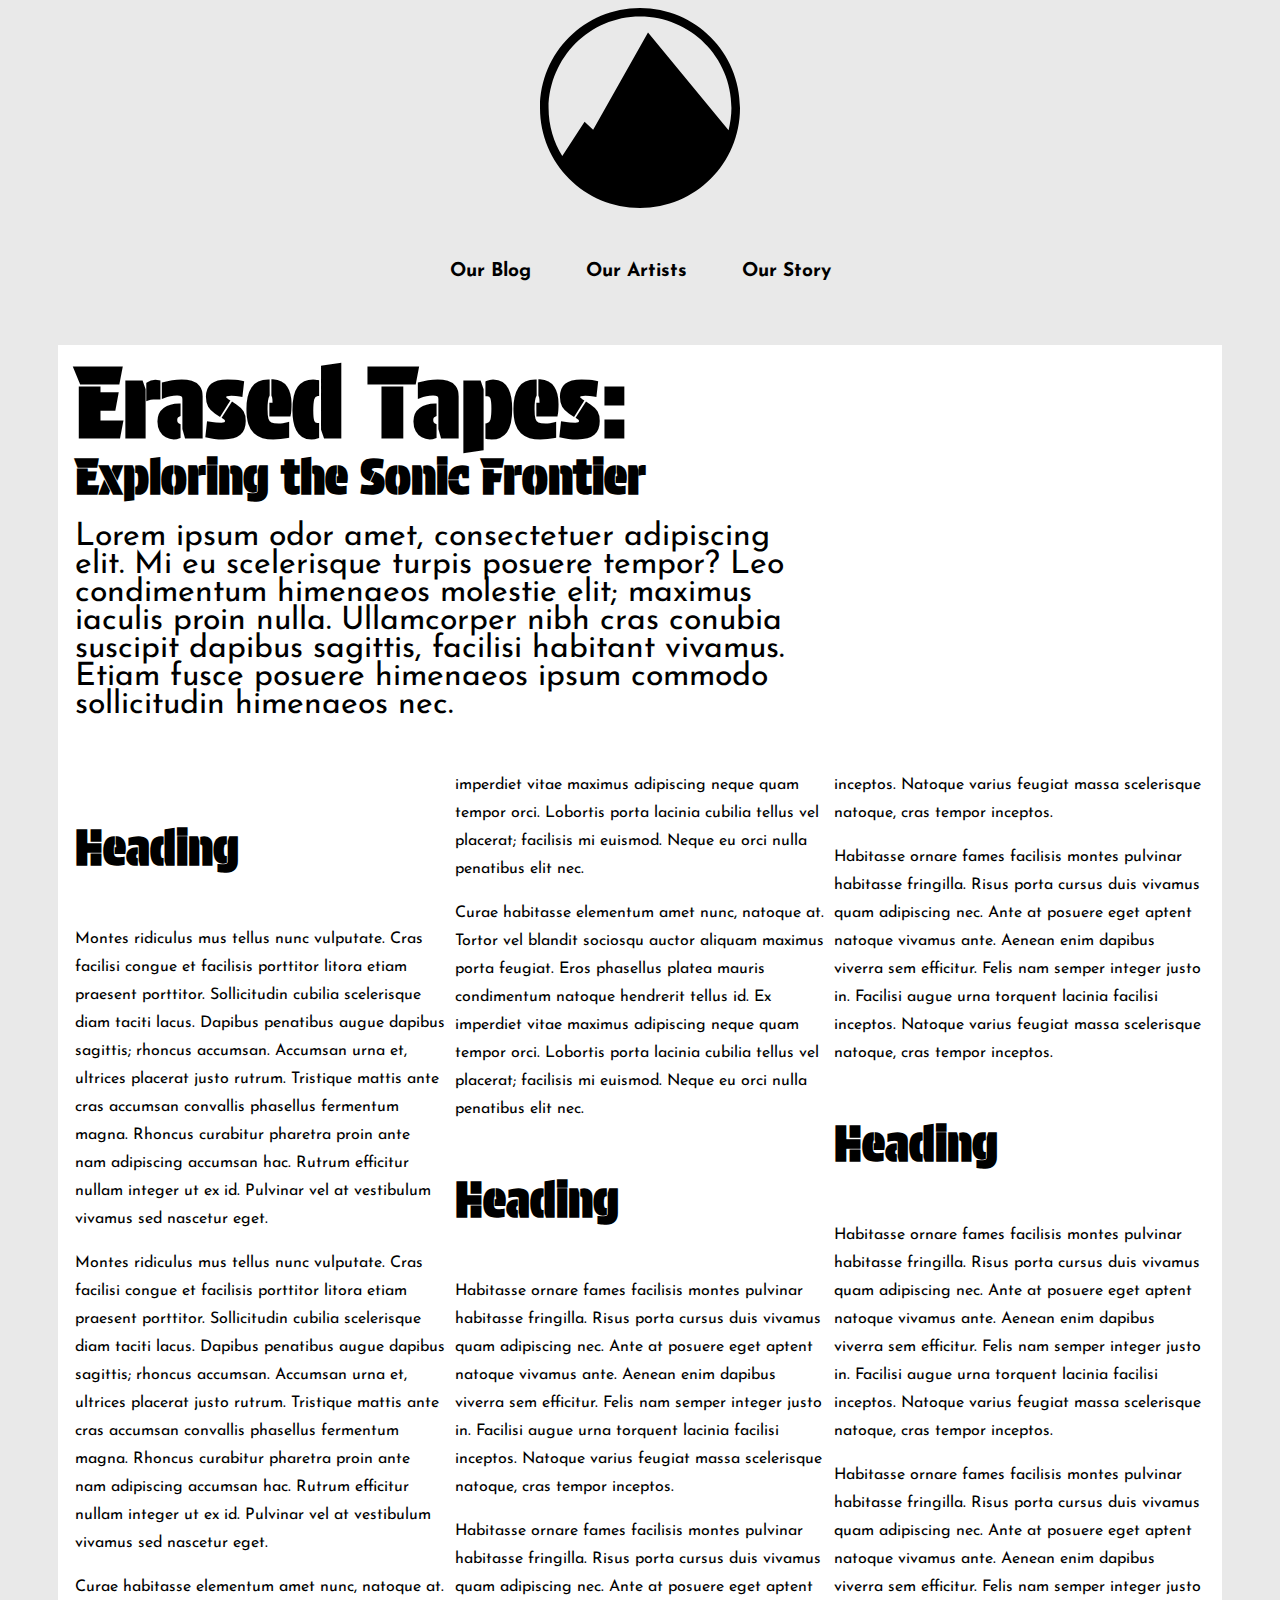
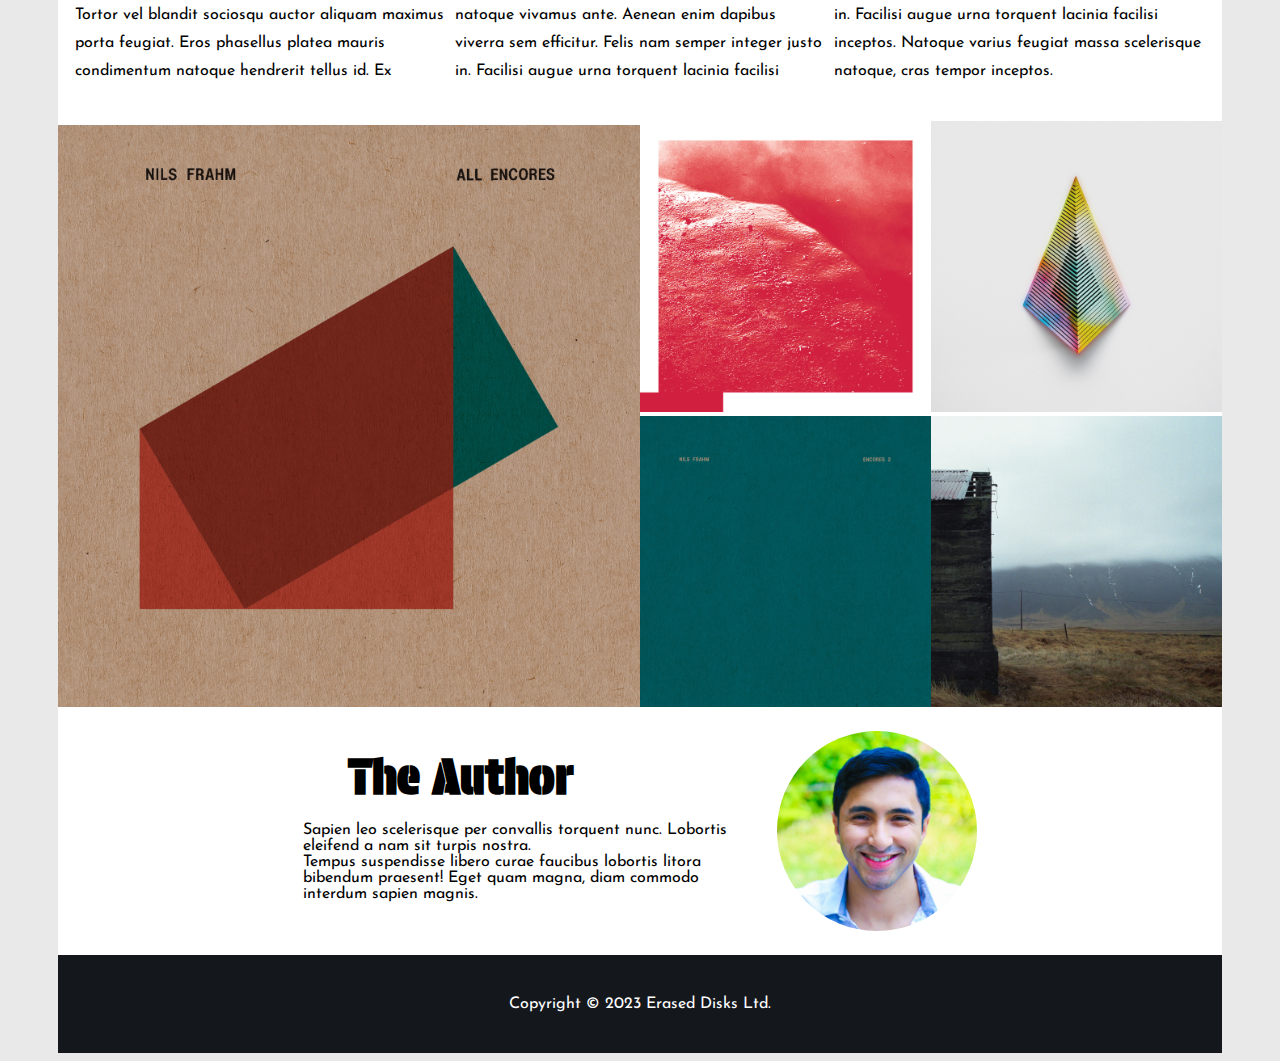
<file: Task 1 - Responsive Layout/index.html>
<!DOCTYPE html>
<html lang="en">

<head>
    <meta charset="UTF-8">
    <meta name="viewport" content="width=device-width, initial-scale=1.0">
    <title>Erased Tapes Records</title>
    <link rel="stylesheet" href="style.css">
</head>

<body>
    <!--This is the logo portion.-->
    <div class="logo">
        <embed class="erased_tapes_logo" src="Assets/logo.svg" alt="Erased Tapes Logo">
    </div>

    <!--This is the navigation bar portion.-->
    <div class="navbar">
        <nav class="nav">
            <ul>
                <li><a href="#">Our Blog</a></li>
                <li><a href="#">Our Artists</a></li>
                <li><a href="#">Our Story</a></li>
            </ul>
        </nav>
    </div>

    <!--This is the part for the first header and paragraph.-->
    <div class="container">
        <div class="firstphase">
            <h1>Erased Tapes:</h1>
            <h3>Exploring the Sonic Frontier</h3>
            <p>Lorem ipsum odor amet, consectetuer adipiscing elit. Mi eu scelerisque turpis posuere tempor? Leo
                condimentum
                himenaeos molestie elit; maximus iaculis proin nulla. Ullamcorper nibh cras conubia suscipit dapibus
                sagittis, facilisi habitant vivamus. Etiam fusce posuere himenaeos ipsum commodo sollicitudin himenaeos
                nec.
            </p>
        </div>

        <!--This is the content portion, with a three-column format in the CSS as per the wireframe.-->
        <div class="columns_container">
            <h3>Heading</h3>
            <p>Montes ridiculus mus tellus nunc vulputate. Cras facilisi congue et facilisis porttitor litora etiam
                praesent porttitor. Sollicitudin cubilia scelerisque diam taciti lacus. Dapibus penatibus augue dapibus
                sagittis; rhoncus accumsan. Accumsan urna et, ultrices placerat justo rutrum. Tristique mattis ante cras
                accumsan convallis phasellus fermentum magna. Rhoncus curabitur pharetra proin ante nam adipiscing
                accumsan hac. Rutrum efficitur nullam integer ut ex id. Pulvinar vel at vestibulum vivamus sed nascetur
                eget.</p>
            <p>Montes ridiculus mus tellus nunc vulputate. Cras facilisi congue et facilisis porttitor litora etiam
                praesent porttitor. Sollicitudin cubilia scelerisque diam taciti lacus. Dapibus penatibus augue dapibus
                sagittis; rhoncus accumsan. Accumsan urna et, ultrices placerat justo rutrum. Tristique mattis ante cras
                accumsan convallis phasellus fermentum magna. Rhoncus curabitur pharetra proin ante nam adipiscing
                accumsan hac. Rutrum efficitur nullam integer ut ex id. Pulvinar vel at vestibulum vivamus sed nascetur
                eget.</p>
            <p>Curae habitasse elementum amet nunc, natoque at. Tortor vel blandit sociosqu auctor aliquam maximus porta
                feugiat. Eros phasellus platea mauris condimentum natoque hendrerit tellus id. Ex imperdiet vitae
                maximus adipiscing neque quam tempor orci. Lobortis porta lacinia cubilia tellus vel placerat; facilisis
                mi euismod. Neque eu orci nulla penatibus elit nec.</p>
            <p>Curae habitasse elementum amet nunc, natoque at. Tortor vel blandit sociosqu auctor aliquam maximus porta
                feugiat. Eros phasellus platea mauris condimentum natoque hendrerit tellus id. Ex imperdiet vitae
                maximus adipiscing neque quam tempor orci. Lobortis porta lacinia cubilia tellus vel placerat; facilisis
                mi euismod. Neque eu orci nulla penatibus elit nec.</p>

            <h3>Heading</h3>
            <p>Habitasse ornare fames facilisis montes pulvinar habitasse fringilla. Risus porta cursus duis vivamus
                quam adipiscing nec. Ante at posuere eget aptent natoque vivamus ante. Aenean enim dapibus viverra sem
                efficitur. Felis nam semper integer justo in. Facilisi augue urna torquent lacinia facilisi inceptos.
                Natoque varius feugiat massa scelerisque natoque, cras tempor inceptos. </p>
            <p>Habitasse ornare fames facilisis montes pulvinar habitasse fringilla. Risus porta cursus duis vivamus
                quam adipiscing nec. Ante at posuere eget aptent natoque vivamus ante. Aenean enim dapibus viverra sem
                efficitur. Felis nam semper integer justo in. Facilisi augue urna torquent lacinia facilisi inceptos.
                Natoque varius feugiat massa scelerisque natoque, cras tempor inceptos. </p>
            <p>Habitasse ornare fames facilisis montes pulvinar habitasse fringilla. Risus porta cursus duis vivamus
                quam adipiscing nec. Ante at posuere eget aptent natoque vivamus ante. Aenean enim dapibus viverra sem
                efficitur. Felis nam semper integer justo in. Facilisi augue urna torquent lacinia facilisi inceptos.
                Natoque varius feugiat massa scelerisque natoque, cras tempor inceptos. </p>

            <h3>Heading</h3>
            <p>Habitasse ornare fames facilisis montes pulvinar habitasse fringilla. Risus porta cursus duis vivamus
                quam adipiscing nec. Ante at posuere eget aptent natoque vivamus ante. Aenean enim dapibus viverra sem
                efficitur. Felis nam semper integer justo in. Facilisi augue urna torquent lacinia facilisi inceptos.
                Natoque varius feugiat massa scelerisque natoque, cras tempor inceptos. </p>
            <p>Habitasse ornare fames facilisis montes pulvinar habitasse fringilla. Risus porta cursus duis vivamus
                quam adipiscing nec. Ante at posuere eget aptent natoque vivamus ante. Aenean enim dapibus viverra sem
                efficitur. Felis nam semper integer justo in. Facilisi augue urna torquent lacinia facilisi inceptos.
                Natoque varius feugiat massa scelerisque natoque, cras tempor inceptos. </p>
        </div>

        <!--This is the image grid portion.-->
        <div class="grid_container">
            <div class="featured-album">
                <img src="Assets/all-encores.jpg" alt="Featured Album - All Encores">
            </div>

            <div class="album-covers">
                <div class="album-cover"><img src="Assets/the-cell.jpg" alt="Articulation album"></div>
                <div class="album-cover"><img src="Assets/blurred.jpg" alt="Blurred album"></div>
                <div class="album-cover"><img src="Assets/encores-2.jpg" alt="Encores 2 album"></div>
                <div class="album-cover"><img src="Assets/eulogy-for-evolution.jpg" alt="Eulogy for Evolution album">
                </div>
            </div>
        </div>

        <!--This is the author information portion of the site.-->
        <div class="author-container">
            <div class="author-textcontent">
                <h2>The Author</h2>
                <p>Sapien leo scelerisque per convallis torquent nunc. Lobortis eleifend a nam sit turpis nostra. <br> Tempus
                    suspendisse libero curae faucibus lobortis litora bibendum praesent! Eget quam magna, diam commodo
                    interdum sapien magnis. </p>
            </div>

            <div class="author-image">
                <img src="Assets/profile_picture.jpg" alt="The Author">
            </div>
        </div>

        <!--This is the footer portion, the last portion of the site.-->
        <div class="footer-portion">
            <footer>
                <p>Copyright &copy 2023 Erased Disks Ltd.</p>
            </footer>
        </div>

    </div>

</body>

</html>
</file>
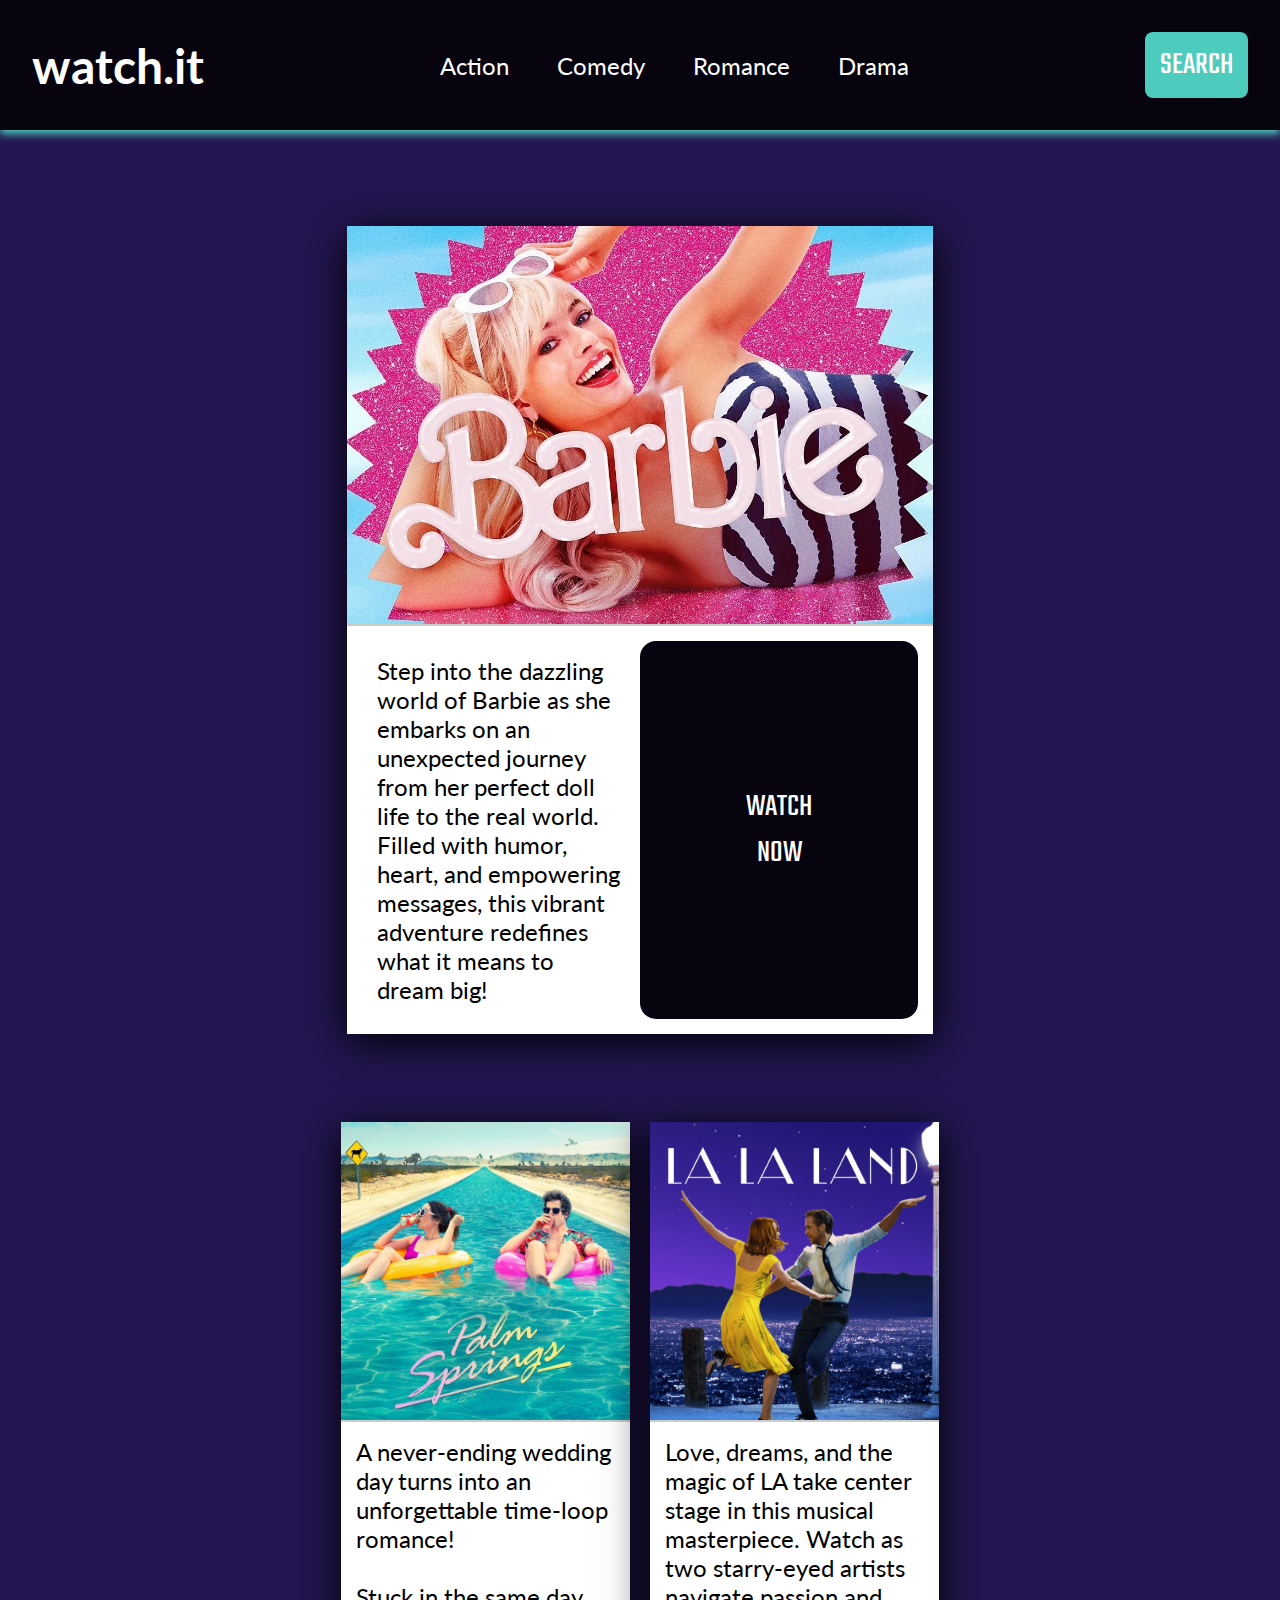
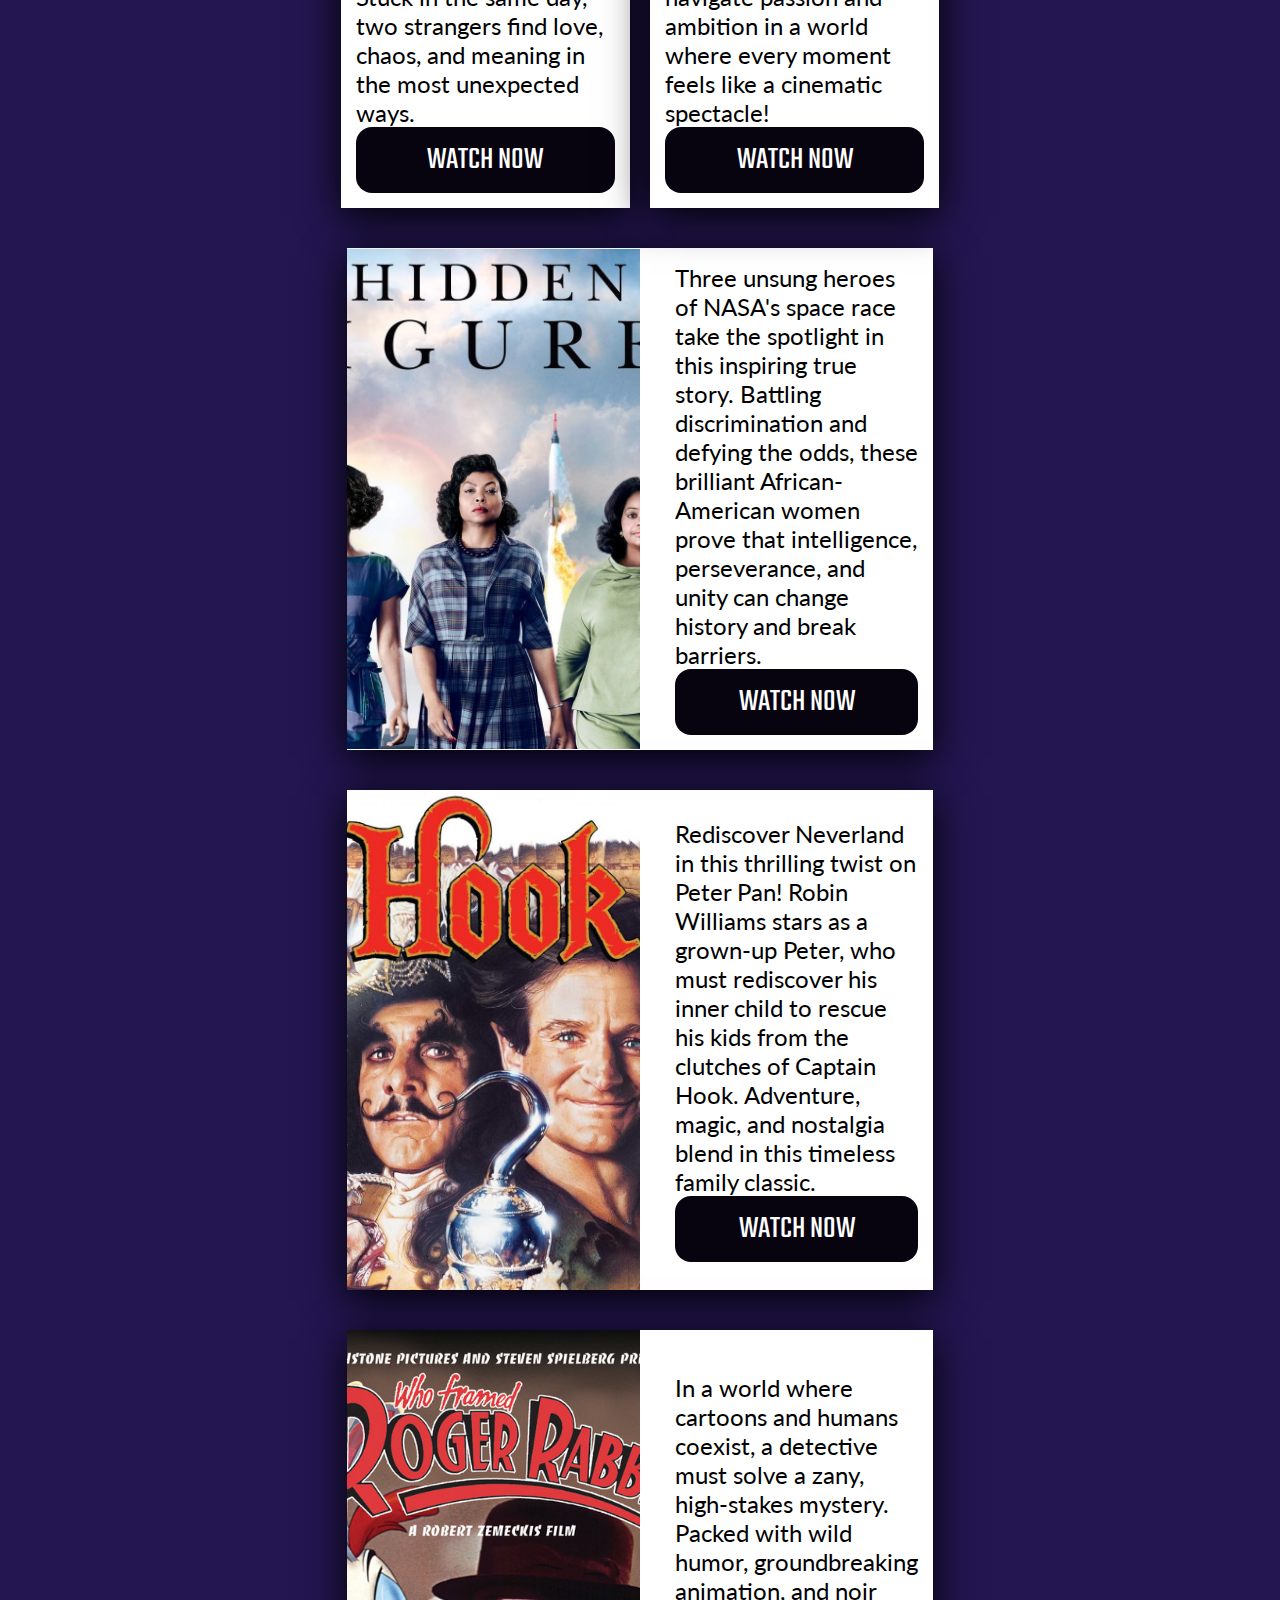
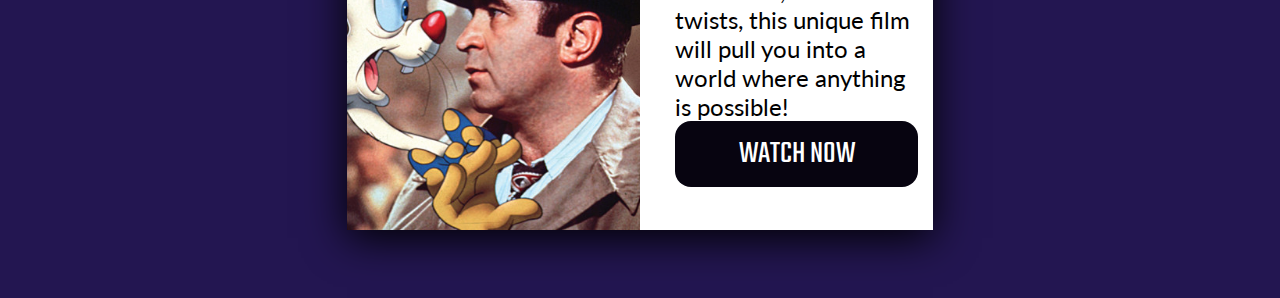
<file: Task 2 - Advanced Layout/index.html>
<!DOCTYPE html>
<html lang="en">

<head>
    <meta charset="UTF-8">
    <meta name="viewport" content="width=device-width, initial-scale=1.0">
    <title>Watch.it</title>
    <link rel="stylesheet" href="style.css">
</head>

<body>
    <!--Navbar section-->
    <nav>
        <div class="navbar">
            <div class="logo">watch.it</div>
            <ul class="nav-links">
                <li><a href="#">Action</a></li>
                <li><a href="#">Comedy</a></li>
                <li><a href="#">Romance</a></li>
                <li><a href="#">Drama</a></li>
            </ul>
            <div class="search-container">
                <button class="search-btn">SEARCH</button>
            </div>
        </div>
    </nav>

    <div class="container">
        <div class="movie-card large">
            <!--Large movie card-->
            <img src="Assets/barbie.jpg" alt="Barbie movie poster" class="poster">
            <div class="info-container">
                <div class="info">
                    <p>Step into the dazzling world of Barbie as she embarks on an unexpected journey from her perfect
                        doll life to the real world. Filled with humor, heart, and empowering messages, this vibrant
                        adventure redefines what it means to dream big!</p>
                </div>
                <button>WATCH <br> NOW</button>
            </div>
        </div>

        <div class="movie-grid">
            <div class="movie-card">
                <!--2 column, 1 row movie card layout-->
                <img src="Assets/palm-springs.jpg" alt="Palm Springs movie poster" class="poster">
                <div class="info">
                    <p>A never-ending wedding day turns into an unforgettable time-loop romance! <br><br> Stuck in the same day,
                        two strangers find love, chaos, and meaning in the most unexpected ways.</p>
                    <button>WATCH NOW</button>
                </div>
            </div>
            <div class="movie-card">
                <img src="Assets/la-la-land.jpg" alt="La La Land movie poster" class="poster">
                <div class="info">
                    <p>Love, dreams, and the magic of LA take center stage in this musical masterpiece. Watch as two
                        starry-eyed artists navigate passion and ambition in a world where every moment feels like a
                        cinematic spectacle!</p>
                    <button>WATCH NOW</button>
                </div>
            </div>
            <div id="movie-bonus">
                <!--Hidden movie cards that follow the same layout as movie-grid, only showing up in smaller viewport sizes.-->
                <div class="movie-card-hidden">
                    <img src="Assets/barbie.jpg" alt="Barbie movie poster" class="poster">
                    <div class="info">
                        <p>Step into the dazzling world of Barbie as she embarks on an unexpected journey from her
                            perfect doll life to the real world. Filled with humor, heart, and empowering messages, this
                            vibrant adventure redefines what it means to dream big!</p>
                        <br>
                        <button>WATCH NOW</button>
                    </div>
                </div>

                <div class="movie-card-hidden">
                    <img src="Assets/hidden-figures.jpg" alt="Hidden Figures movie poster" class="poster">
                    <div class="info">
                        <p>Three unsung heroes of NASA's space race take the spotlight in this inspiring true story.
                            Battling
                            discrimination and defying the odds, these brilliant African-American women prove that
                            intelligence,
                            perseverance, and unity can change history and break barriers.</p>
                        <button>WATCH NOW</button>
                    </div>
                </div>

                <div class="movie-card-hidden">
                    <img src="Assets/hook.jpg" alt="Hook movie poster" class="poster">
                    <div class="info">
                        <p>Rediscover Neverland in this thrilling twist on Peter Pan! Robin Williams stars as a
                            grown-up
                            Peter,
                            who must rediscover his inner child to rescue his kids from the clutches of Captain
                            Hook.
                            Adventure,
                            magic, and nostalgia blend in this timeless family classic.</p>
                        <button>WATCH NOW</button>
                    </div>
                </div>

                <div class="movie-card-hidden">
                    <img src="Assets/who-framed-roger-rabbit.jpg" alt="Who Framed Roger Rabbit movie poster"
                        class="poster">
                    <div class="info">
                        <p>In a world where cartoons and humans coexist, a detective must solve a zany, high-stakes
                            mystery. Packed with wild humor, groundbreaking animation, and noir twists, this unique
                            film will pull you into a world where anything is possible!</p>
                        <button>WATCH NOW</button>
                    </div>
                </div>


            </div>
        </div>

        <!--Last 3 horizontal movie cards-->

        <div class="movie-card-last">
            <img src="Assets/hidden-figures.jpg" alt="Hidden figures movie poster" class="poster">
            <div class="info">
                <p>Three unsung heroes of NASA's space race take the spotlight in this inspiring true story.
                    Battling
                    discrimination and defying the odds, these brilliant African-American women prove that
                    intelligence,
                    perseverance, and unity can change history and break barriers.</p>
                <button>WATCH NOW</button>
            </div>
        </div>

        <div class="movie-card-last">
            <img src="Assets/hook.jpg" alt="movie poster" class="poster">
            <div class="info">
                <p>Rediscover Neverland in this thrilling twist on Peter Pan! Robin Williams stars as a grown-up
                    Peter,
                    who must rediscover his inner child to rescue his kids from the clutches of Captain Hook.
                    Adventure,
                    magic, and nostalgia blend in this timeless family classic.</p>
                <button>WATCH NOW</button>
            </div>
        </div>

        <div class="movie-card-last">
            <img src="Assets/who-framed-roger-rabbit.jpg" alt="movie poster" class="poster">
            <div class="info">
                <p>In a world where cartoons and humans coexist, a detective must solve a zany, high-stakes mystery.
                    Packed with wild humor, groundbreaking animation, and noir twists, this unique film will pull
                    you into a world where anything is possible!</p>
                <button>WATCH NOW</button>
            </div>
        </div>

    </div>
</body>

</html>
</file>
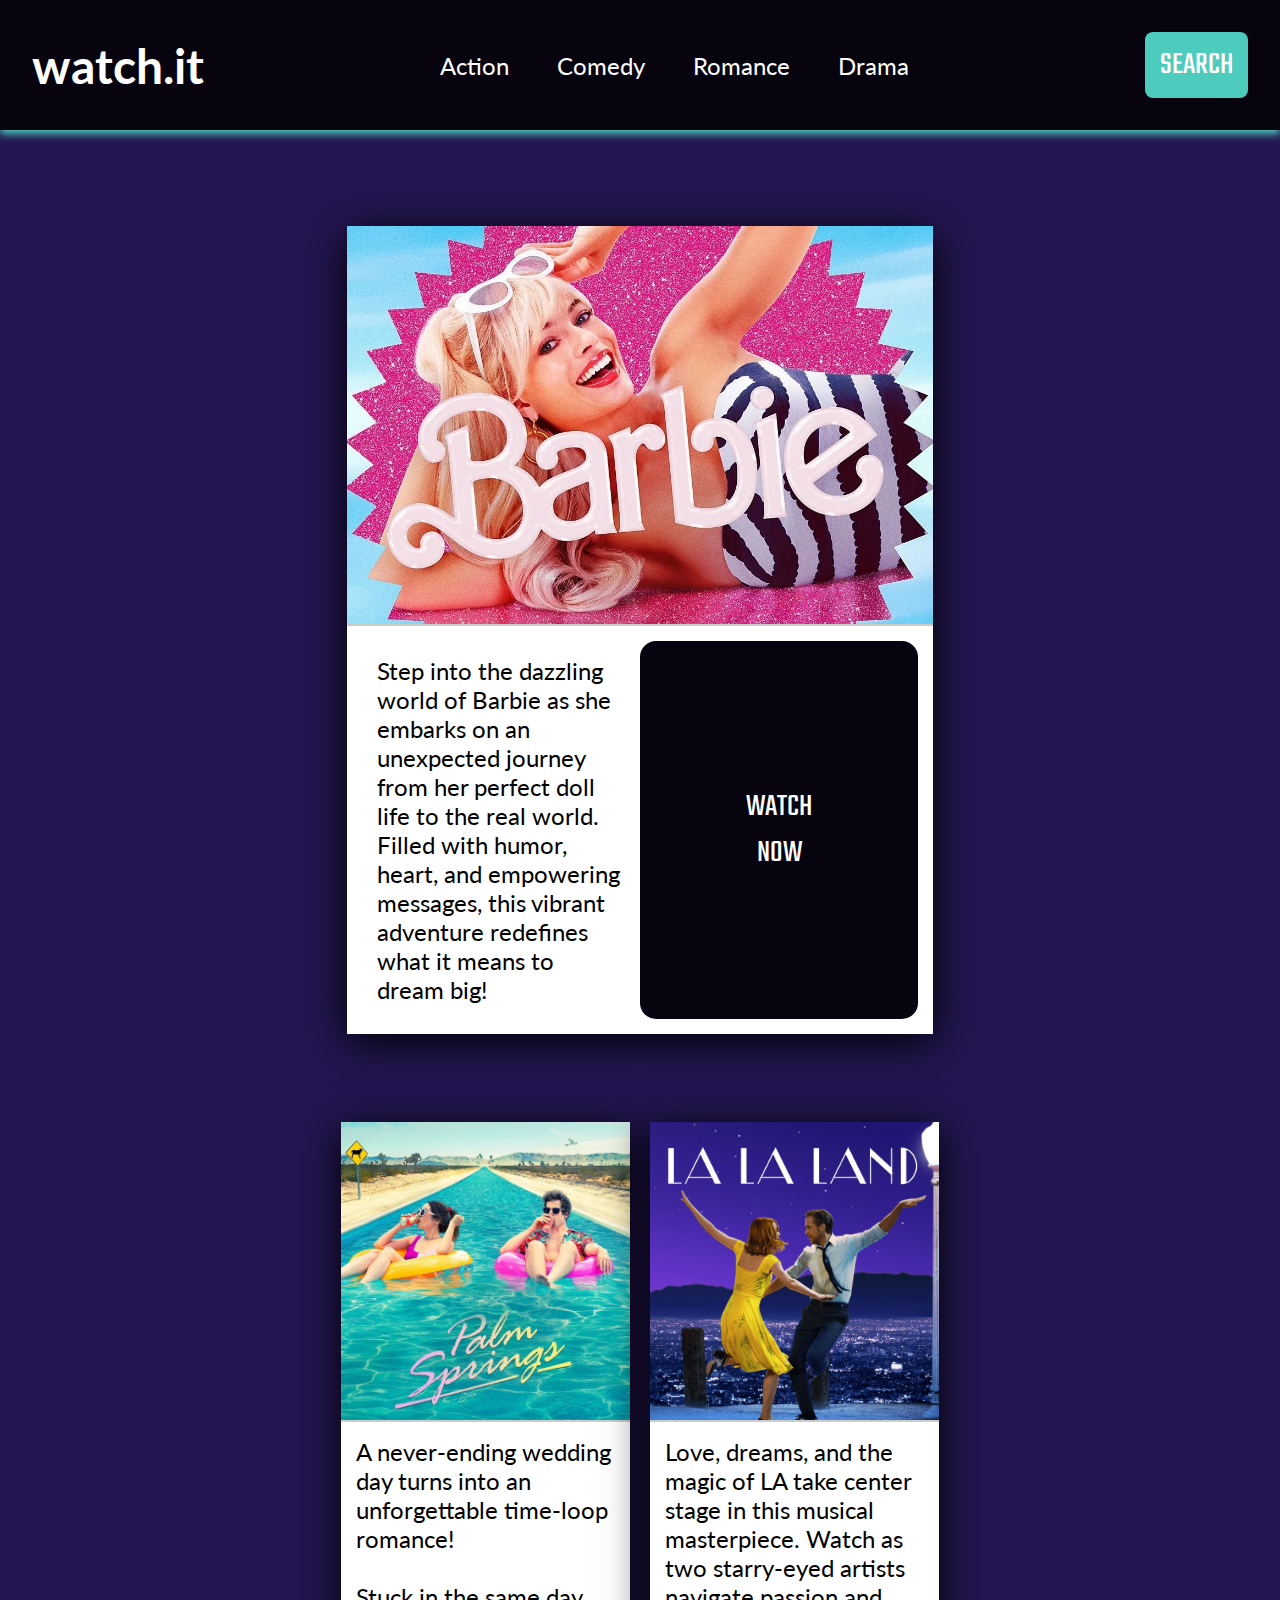
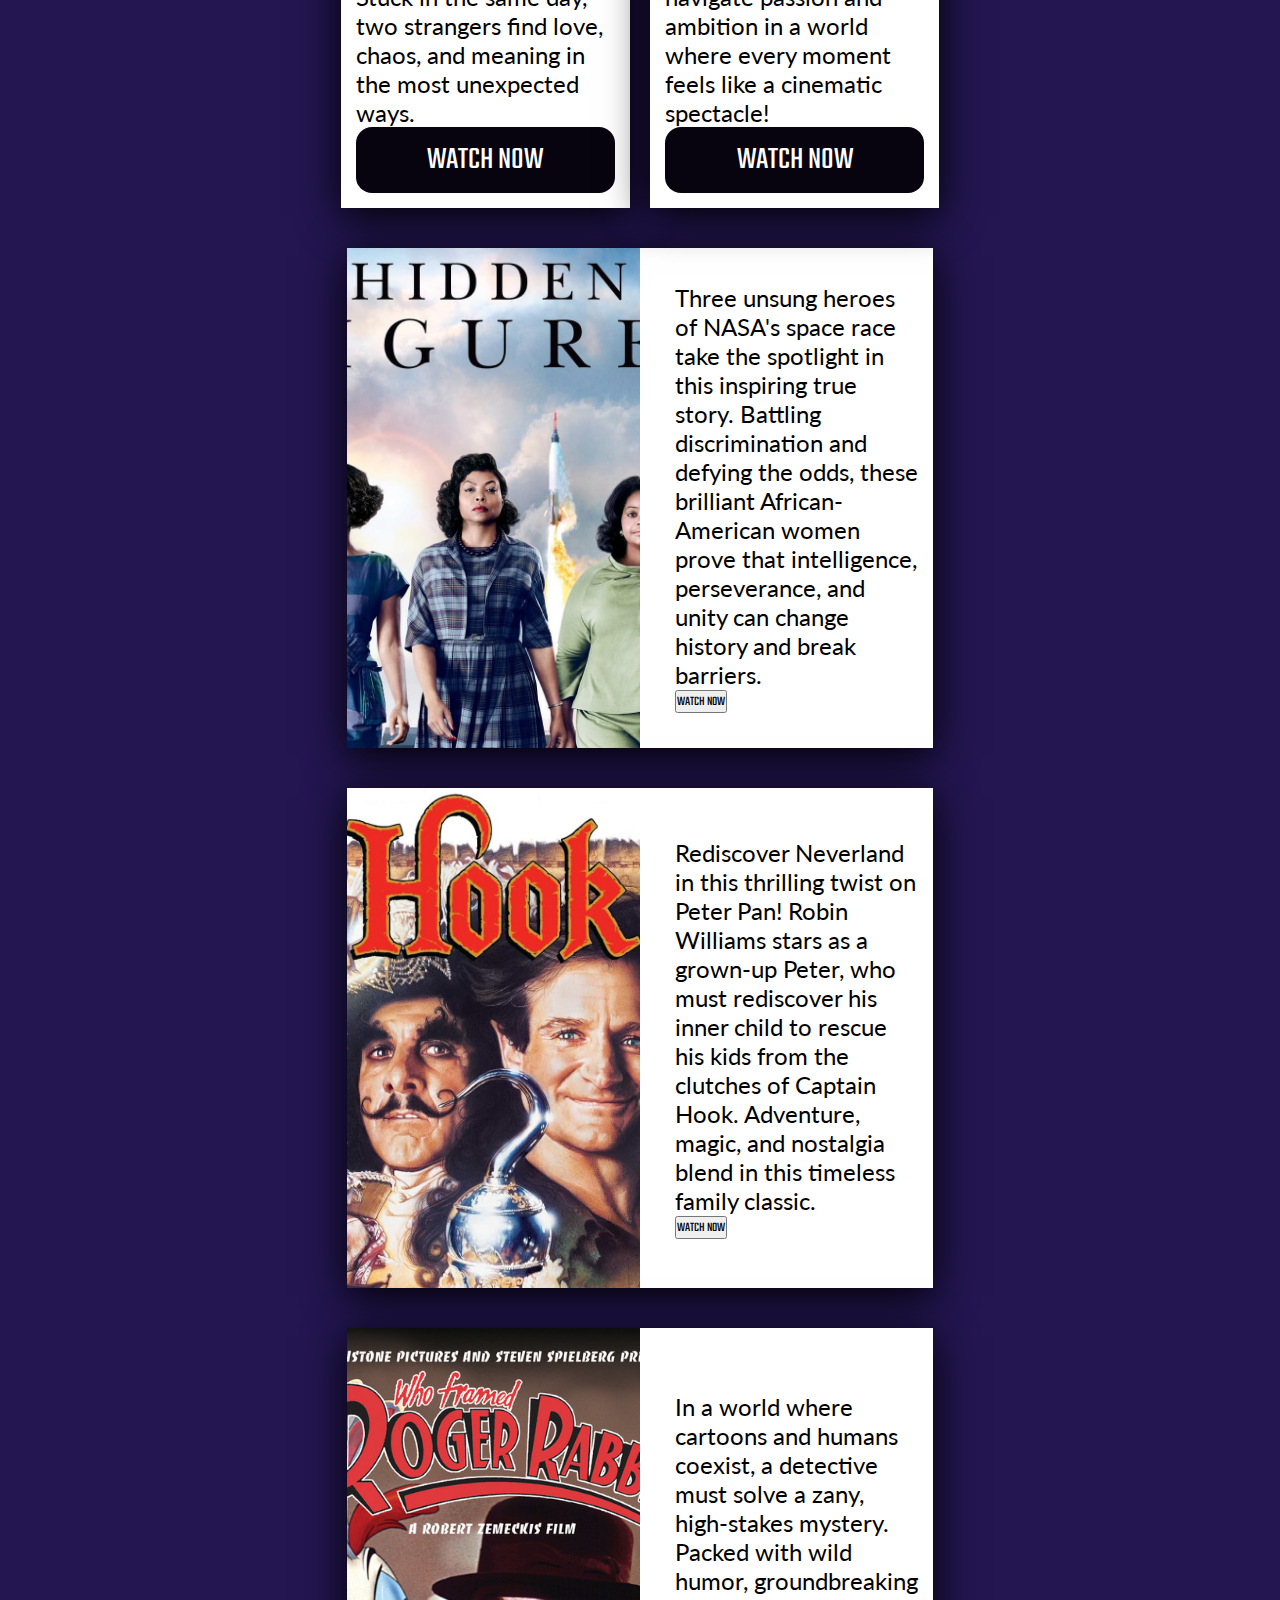
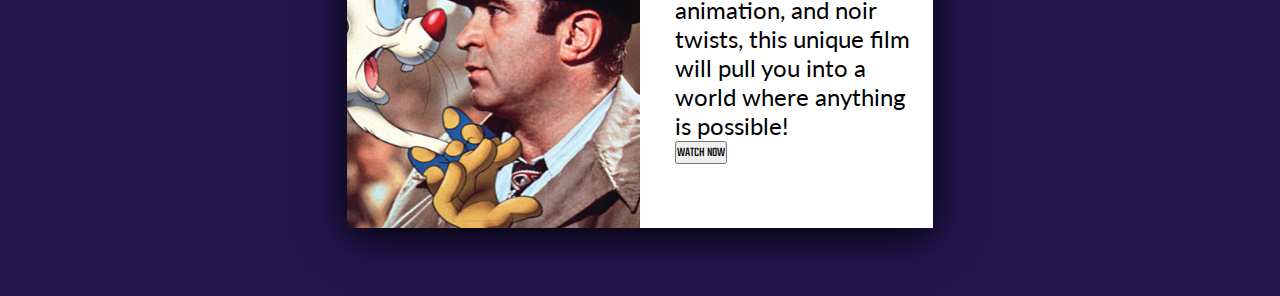
<file: Task 2 - Advanced Layout/SASS Styling/index.html>
<!DOCTYPE html>
<html lang="en">

<head>
    <meta charset="UTF-8">
    <meta name="viewport" content="width=device-width, initial-scale=1.0">
    <title>Watch.it</title>
    <link rel="stylesheet" href="style.css"> <!--This version of the project utilizes SASS. You can refer to the other .css and .scss files found inside the SASS Styling folder.-->
</head>

<body>
    <!--Navbar section-->
    <nav>
        <div class="navbar">
            <div class="logo">watch.it</div>
            <ul class="nav-links">
                <li><a href="#">Action</a></li>
                <li><a href="#">Comedy</a></li>
                <li><a href="#">Romance</a></li>
                <li><a href="#">Drama</a></li>
            </ul>
            <div class="search-container">
                <button class="search-btn">SEARCH</button>
            </div>
        </div>
    </nav>

    <div class="container">
        <div class="movie-card large">
            <!--Large movie card-->
            <img src="Assets/barbie.jpg" alt="Barbie movie poster" class="poster">
            <div class="info-container">
                <div class="info">
                    <p>Step into the dazzling world of Barbie as she embarks on an unexpected journey from her perfect
                        doll life to the real world. Filled with humor, heart, and empowering messages, this vibrant
                        adventure redefines what it means to dream big!</p>
                </div>
                <button>WATCH <br> NOW</button>
            </div>
        </div>

        <div class="movie-grid">
            <div class="movie-card">
                <!--2 column, 1 row movie card layout-->
                <img src="Assets/palm-springs.jpg" alt="Palm Springs movie poster" class="poster">
                <div class="info">
                    <p>A never-ending wedding day turns into an unforgettable time-loop romance! <br><br> Stuck in the same day,
                        two strangers find love, chaos, and meaning in the most unexpected ways.</p>
                    <button>WATCH NOW</button>
                </div>
            </div>
            <div class="movie-card">
                <img src="Assets/la-la-land.jpg" alt="La La Land movie poster" class="poster">
                <div class="info">
                    <p>Love, dreams, and the magic of LA take center stage in this musical masterpiece. Watch as two
                        starry-eyed artists navigate passion and ambition in a world where every moment feels like a
                        cinematic spectacle!</p>
                    <button>WATCH NOW</button>
                </div>
            </div>
            <div id="movie-bonus">
                <!--Hidden movie cards that follow the same layout as movie-grid, only showing up in smaller viewport sizes.-->
                <div class="movie-card-hidden">
                    <img src="Assets/barbie.jpg" alt="Barbie movie poster" class="poster">
                    <div class="info">
                        <p>Step into the dazzling world of Barbie as she embarks on an unexpected journey from her
                            perfect doll life to the real world. Filled with humor, heart, and empowering messages, this
                            vibrant adventure redefines what it means to dream big!</p>
                        <br>
                        <button>WATCH NOW</button>
                    </div>
                </div>

                <div class="movie-card-hidden">
                    <img src="Assets/hidden-figures.jpg" alt="Hidden Figures movie poster" class="poster">
                    <div class="info">
                        <p>Three unsung heroes of NASA's space race take the spotlight in this inspiring true story.
                            Battling
                            discrimination and defying the odds, these brilliant African-American women prove that
                            intelligence,
                            perseverance, and unity can change history and break barriers.</p>
                        <button>WATCH NOW</button>
                    </div>
                </div>

                <div class="movie-card-hidden">
                    <img src="Assets/hook.jpg" alt="Hook movie poster" class="poster">
                    <div class="info">
                        <p>Rediscover Neverland in this thrilling twist on Peter Pan! Robin Williams stars as a
                            grown-up
                            Peter,
                            who must rediscover his inner child to rescue his kids from the clutches of Captain
                            Hook.
                            Adventure,
                            magic, and nostalgia blend in this timeless family classic.</p>
                        <button>WATCH NOW</button>
                    </div>
                </div>

                <div class="movie-card-hidden">
                    <img src="Assets/who-framed-roger-rabbit.jpg" alt="Who Framed Roger Rabbit movie poster"
                        class="poster">
                    <div class="info">
                        <p>In a world where cartoons and humans coexist, a detective must solve a zany, high-stakes
                            mystery. Packed with wild humor, groundbreaking animation, and noir twists, this unique
                            film will pull you into a world where anything is possible!</p>
                        <button>WATCH NOW</button>
                    </div>
                </div>


            </div>
        </div>

        <!--Last 3 horizontal movie cards-->

        <div class="movie-card-last">
            <img src="Assets/hidden-figures.jpg" alt="Hidden figures movie poster" class="poster">
            <div class="info">
                <p>Three unsung heroes of NASA's space race take the spotlight in this inspiring true story.
                    Battling
                    discrimination and defying the odds, these brilliant African-American women prove that
                    intelligence,
                    perseverance, and unity can change history and break barriers.</p>
                <button>WATCH NOW</button>
            </div>
        </div>

        <div class="movie-card-last">
            <img src="Assets/hook.jpg" alt="movie poster" class="poster">
            <div class="info">
                <p>Rediscover Neverland in this thrilling twist on Peter Pan! Robin Williams stars as a grown-up
                    Peter,
                    who must rediscover his inner child to rescue his kids from the clutches of Captain Hook.
                    Adventure,
                    magic, and nostalgia blend in this timeless family classic.</p>
                <button>WATCH NOW</button>
            </div>
        </div>

        <div class="movie-card-last">
            <img src="Assets/who-framed-roger-rabbit.jpg" alt="movie poster" class="poster">
            <div class="info">
                <p>In a world where cartoons and humans coexist, a detective must solve a zany, high-stakes mystery.
                    Packed with wild humor, groundbreaking animation, and noir twists, this unique film will pull
                    you into a world where anything is possible!</p>
                <button>WATCH NOW</button>
            </div>
        </div>

    </div>
</body>

</html>
</file>
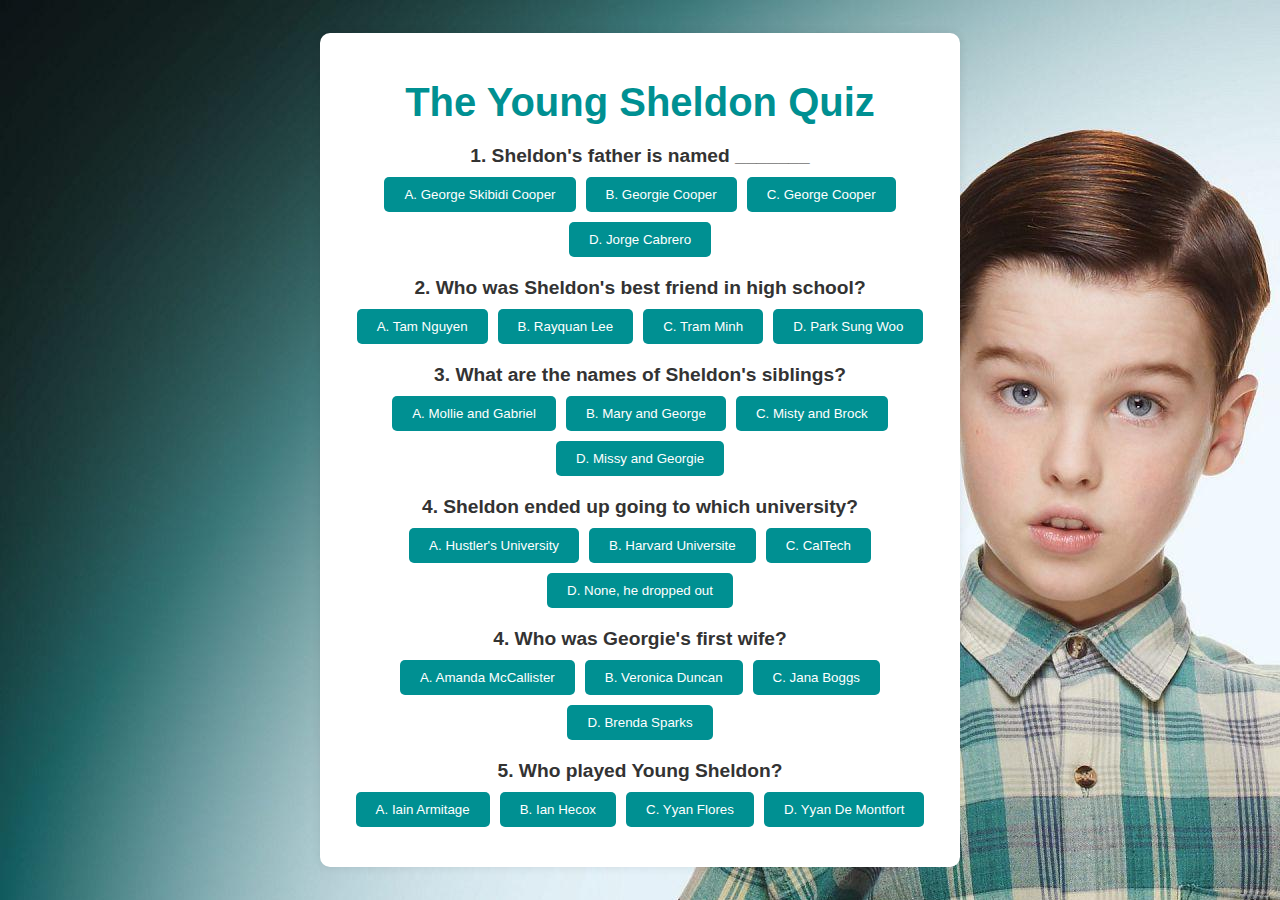
<file: Class Activities/Flexbox/Task 4/index.html>
<!DOCTYPE html>
<html lang="en">
<head>
    <meta charset="UTF-8">
    <meta name="viewport" content="width=device-width, initial-scale=1.0">
    <title>The Young Sheldon Quiz</title>
    <link rel="stylesheet" href="style.css">
</head>
<body>
    <div class="quiz-container">
        <h1 class="quiz-title">The Young Sheldon Quiz</h1>
        
        <!-- Question 1 -->
        <div class="question-block">
            <p class="question">1. Sheldon's father is named _______</p>
            <div class="answer-choices">
                <button class="answer-btn">A. George Skibidi Cooper</button>
                <button class="answer-btn">B. Georgie Cooper</button>
                <button class="answer-btn">C. George Cooper</button>
                <button class="answer-btn">D. Jorge Cabrero</button>
            </div>
        </div>

        <!-- Question 2 -->
        <div class="question-block">
            <p class="question">2. Who was Sheldon's best friend in high school?</p>
            <div class="answer-choices">
                <button class="answer-btn">A. Tam Nguyen</button>
                <button class="answer-btn">B. Rayquan Lee</button>
                <button class="answer-btn">C. Tram Minh</button>
                <button class="answer-btn">D. Park Sung Woo</button>
            </div>
        </div>

        <div class="question-block">
            <p class="question">3. What are the names of Sheldon's siblings?</p>
            <div class="answer-choices">
                <button class="answer-btn">A. Mollie and Gabriel</button>
                <button class="answer-btn">B. Mary and George</button>
                <button class="answer-btn">C. Misty and Brock</button>
                <button class="answer-btn">D. Missy and Georgie</button>
            </div>
        </div>

        <div class="question-block">
            <p class="question">4. Sheldon ended up going to which university?</p>
            <div class="answer-choices">
                <button class="answer-btn">A. Hustler's University</button>
                <button class="answer-btn">B. Harvard Universite</button>
                <button class="answer-btn">C. CalTech</button>
                <button class="answer-btn">D. None, he dropped out</button>
            </div>
        </div>

        <div class="question-block">
            <p class="question">4. Who was Georgie's first wife?</p>
            <div class="answer-choices">
                <button class="answer-btn">A. Amanda McCallister</button>
                <button class="answer-btn">B. Veronica Duncan</button>
                <button class="answer-btn">C. Jana Boggs</button>
                <button class="answer-btn">D. Brenda Sparks</button>
            </div>
        </div>

        <div class="question-block">
            <p class="question">5. Who played Young Sheldon?</p>
            <div class="answer-choices">
                <button class="answer-btn">A. Iain Armitage</button>
                <button class="answer-btn">B. Ian Hecox</button>
                <button class="answer-btn">C. Yyan Flores</button>
                <button class="answer-btn">D. Yyan De Montfort</button>
            </div>
        </div>

    </div>
</body>
</html>
</file>
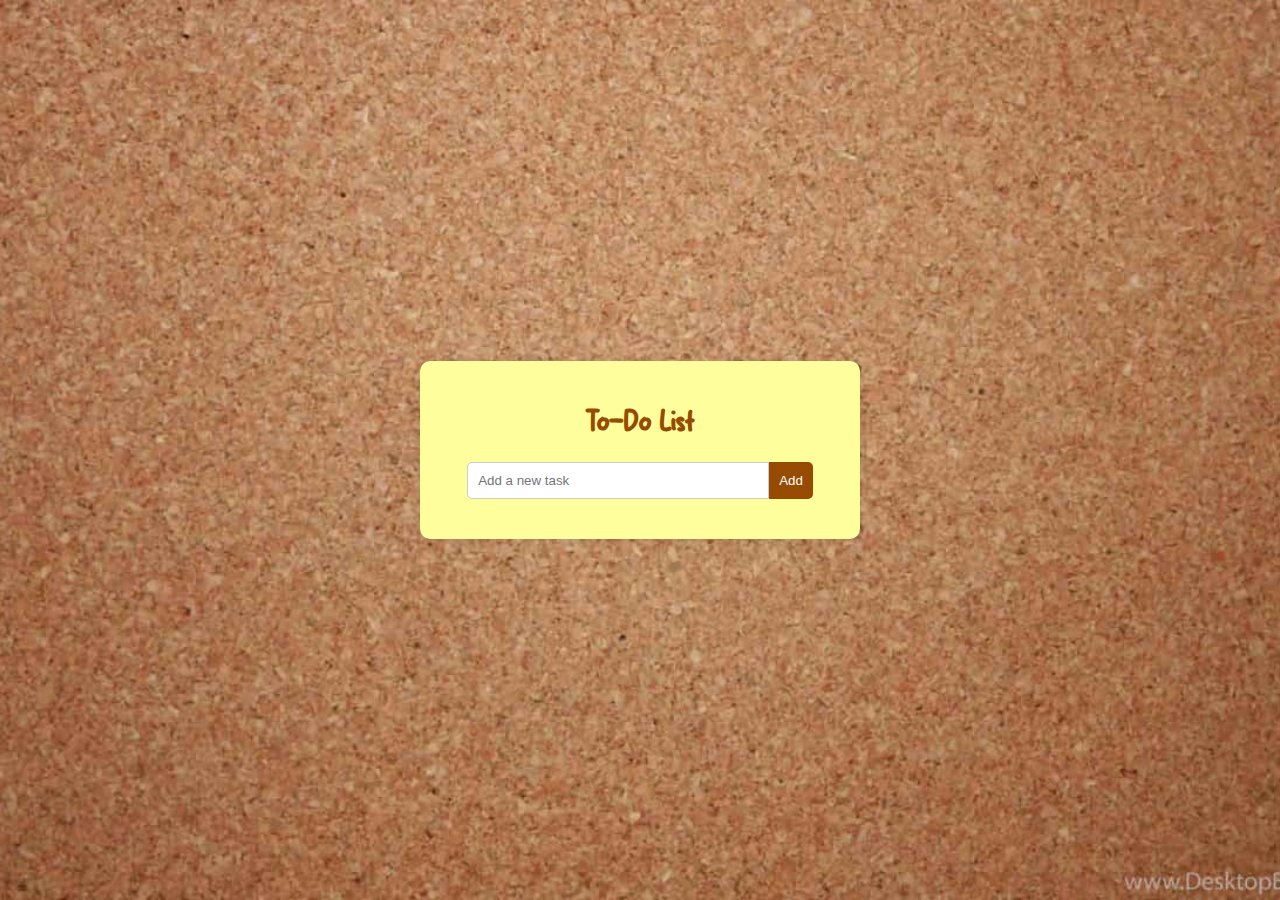
<file: Class Activities/Flexbox/Task 5/index.html>
<!DOCTYPE html>
<html lang="en">
<head>
    <meta charset="UTF-8">
    <meta name="viewport" content="width=device-width, initial-scale=1.0">
    <title>To-Do List</title>
    <link rel="stylesheet" href="style.css">
    <script src="scripts.js"></script>
</head>
<body>
    <div class="todo-container">
        <h1 class="todo-title">To-Do List</h1>
        <div class="input-container">
            <input type="text" id="new-task" placeholder="Add a new task">
            <button onclick="addTask()">Add</button>
        </div>
        <ul id="task-list" class="task-list"></ul>
    </div>
</body>
</html>
</file>
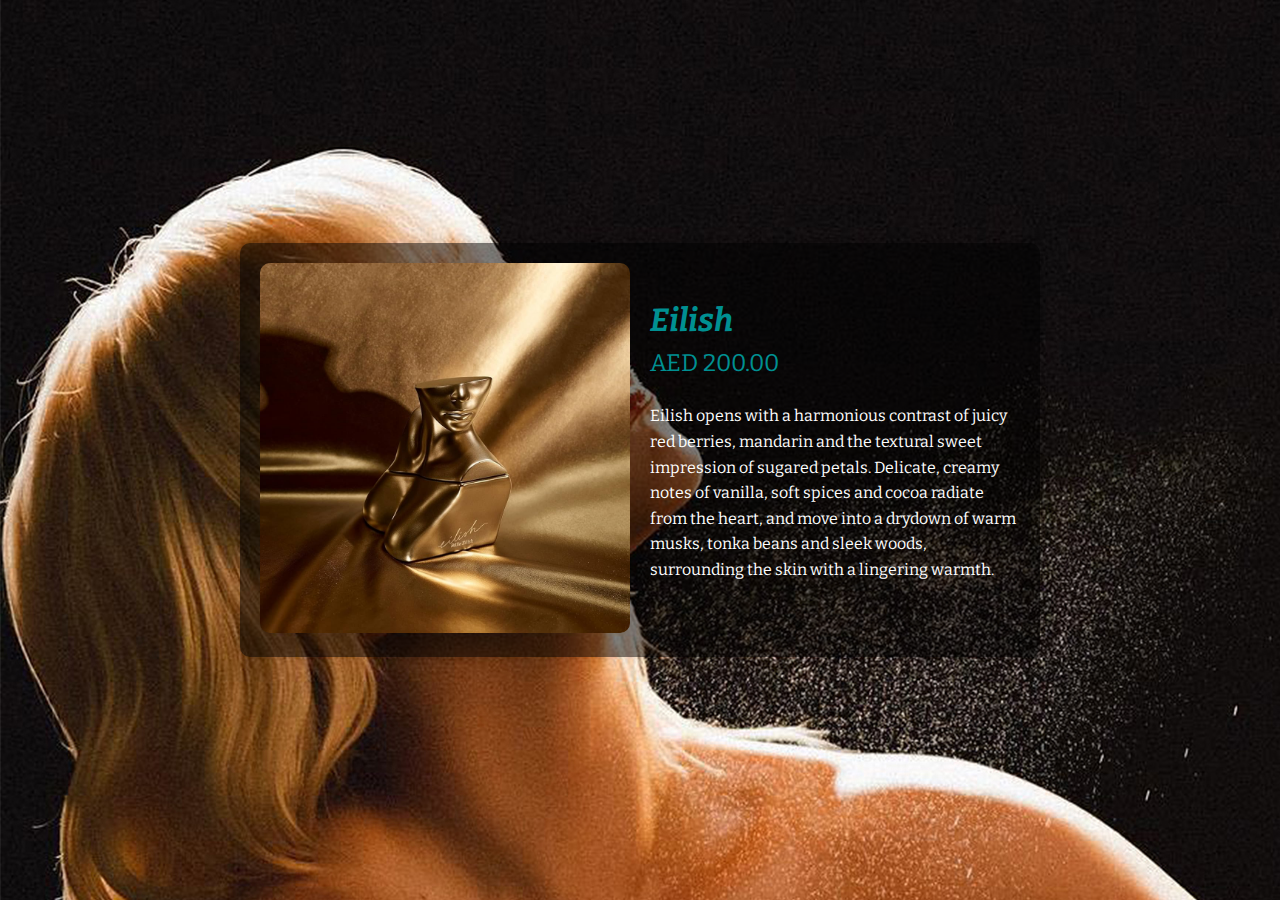
<file: Class Activities/Grid/Task 4/index.html>
<!DOCTYPE html>
<html lang="en">

<head>
    <meta charset="UTF-8">
    <meta name="viewport" content="width=device-width, initial-scale=1.0">
    <title>Eilish</title>
    <link rel="stylesheet" href="style.css">
</head>

<body>
    <div class="product-container">
        <div class="product-image">
            <img src="../Images/eilish.jpg" alt="Product Image">
        </div>
        <div class="product-details">
            <h1 class="product-title"><i>Eilish</i></h1>
            <p class="product-price">AED 200.00</p>
            <p class="product-description">Eilish opens with a harmonious contrast of juicy red berries, mandarin and
                the textural sweet impression of sugared petals. Delicate, creamy notes of vanilla, soft spices and
                cocoa radiate from the heart, and move into a drydown of warm musks, tonka beans and sleek woods,
                surrounding the skin with a lingering warmth.</p>
        </div>
    </div>
</body>

</html>
</file>
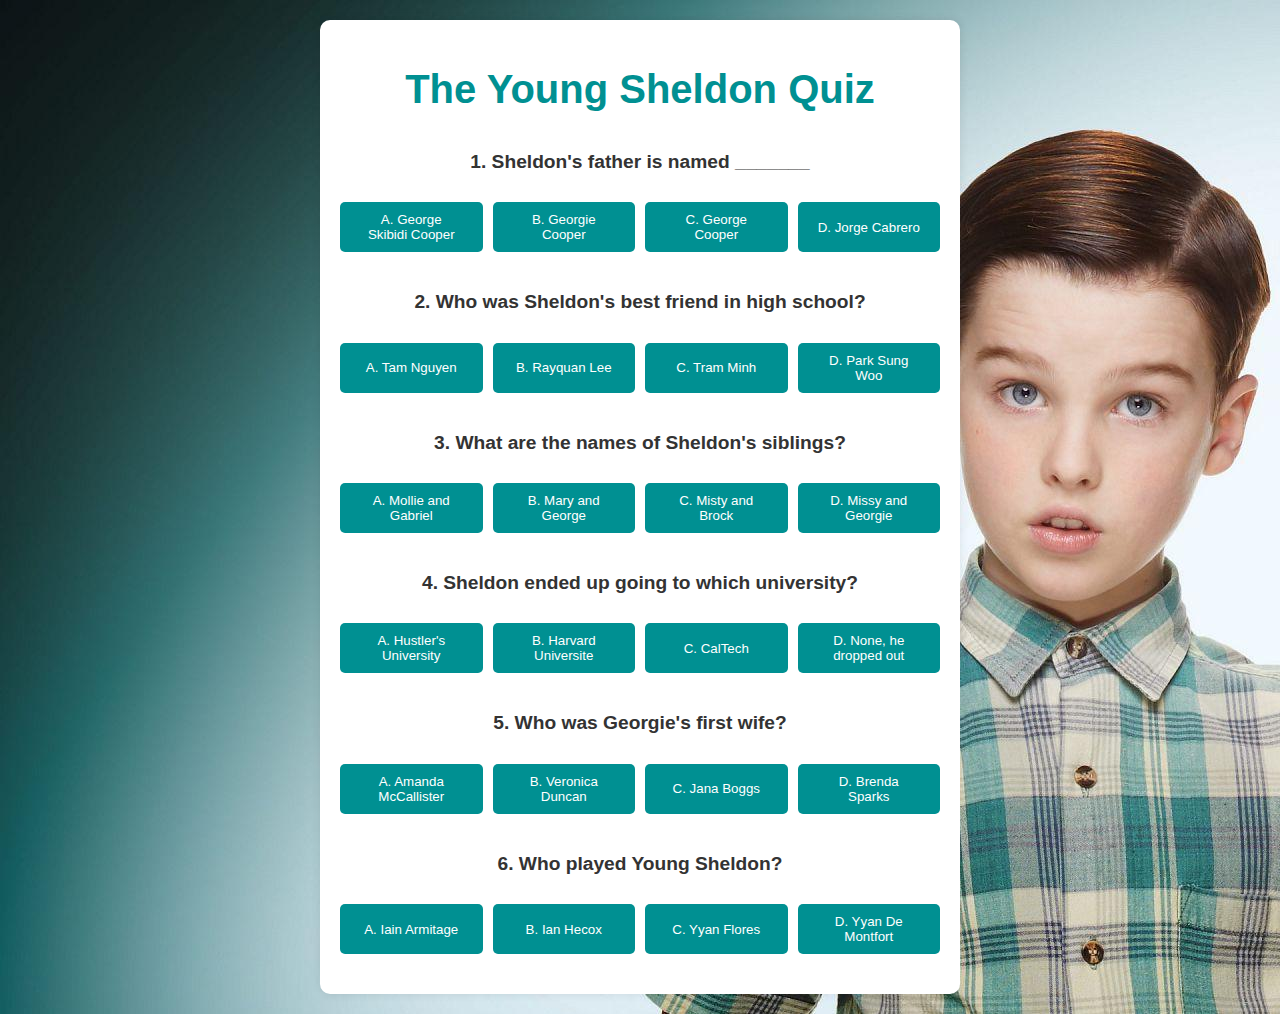
<file: Class Activities/Grid/Task 5/index.html>
<!DOCTYPE html>
<html lang="en">
<head>
    <meta charset="UTF-8">
    <meta name="viewport" content="width=device-width, initial-scale=1.0">
    <title>The Young Sheldon Quiz</title>
    <link rel="stylesheet" href="style.css">
</head>

    <!--Design a quiz layout similar to the Flexbox quiz task, but this time use CSS Grid. The
    questions should be in one grid area. while answer choices should be distributed in a grid
    below.-->

<body>
    <div class="quiz-container">
        <h1 class="quiz-title">The Young Sheldon Quiz</h1>
        
        <!-- Question 1 -->
        <div class="question-block">
            <p class="question">1. Sheldon's father is named _______</p>
            <div class="answer-choices">
                <button class="answer-btn">A. George Skibidi Cooper</button>
                <button class="answer-btn">B. Georgie Cooper</button>
                <button class="answer-btn">C. George Cooper</button>
                <button class="answer-btn">D. Jorge Cabrero</button>
            </div>
        </div>

        <!-- Question 2 -->
        <div class="question-block">
            <p class="question">2. Who was Sheldon's best friend in high school?</p>
            <div class="answer-choices">
                <button class="answer-btn">A. Tam Nguyen</button>
                <button class="answer-btn">B. Rayquan Lee</button>
                <button class="answer-btn">C. Tram Minh</button>
                <button class="answer-btn">D. Park Sung Woo</button>
            </div>
        </div>

        <!-- Question 3 -->
        <div class="question-block">
            <p class="question">3. What are the names of Sheldon's siblings?</p>
            <div class="answer-choices">
                <button class="answer-btn">A. Mollie and Gabriel</button>
                <button class="answer-btn">B. Mary and George</button>
                <button class="answer-btn">C. Misty and Brock</button>
                <button class="answer-btn">D. Missy and Georgie</button>
            </div>
        </div>

        <!-- Question 4 -->
        <div class="question-block">
            <p class="question">4. Sheldon ended up going to which university?</p>
            <div class="answer-choices">
                <button class="answer-btn">A. Hustler's University</button>
                <button class="answer-btn">B. Harvard Universite</button>
                <button class="answer-btn">C. CalTech</button>
                <button class="answer-btn">D. None, he dropped out</button>
            </div>
        </div>

        <!-- Question 5 -->
        <div class="question-block">
            <p class="question">5. Who was Georgie's first wife?</p>
            <div class="answer-choices">
                <button class="answer-btn">A. Amanda McCallister</button>
                <button class="answer-btn">B. Veronica Duncan</button>
                <button class="answer-btn">C. Jana Boggs</button>
                <button class="answer-btn">D. Brenda Sparks</button>
            </div>
        </div>

        <!-- Question 6 -->
        <div class="question-block">
            <p class="question">6. Who played Young Sheldon?</p>
            <div class="answer-choices">
                <button class="answer-btn">A. Iain Armitage</button>
                <button class="answer-btn">B. Ian Hecox</button>
                <button class="answer-btn">C. Yyan Flores</button>
                <button class="answer-btn">D. Yyan De Montfort</button>
            </div>
        </div>

    </div>
</body>
</html>
</file>
<file: Task 1 - Responsive Layout/style.css>
@import url('https://fonts.googleapis.com/css2?family=Playfair+Display:ital,wght@0,400..900;1,400..900&family=Protest+Guerrilla&family=Qwitcher+Grypen:wght@400;700&display=swap');
@import url('https://fonts.googleapis.com/css2?family=Josefin+Sans:ital,wght@0,100..700;1,100..700&family=Playfair+Display:ital,wght@0,400..900;1,400..900&family=Protest+Guerrilla&family=Qwitcher+Grypen:wght@400;700&display=swap');
/*Above are import codes for the Google Fonts required to run the site as per specifications*/
/*The CSS properties below control general settings for the whole site.*/
/*The CSS properties below are designed for desktop screens (1024px onwards). Responsive designs for smaller screens/viewports can be found after Line 185.*/


body {
    font-family: "Josefin Sans", sans-serif;
    background-color: #e9e9e9;
}

h1,
h2,
h3 {
    font-family: "Protest Guerrilla", sans-serif;
}

.logo {
    text-align: center;
}

/*These CSS properties control the logo portion of the site*/

.erased_tapes_logo {
    width: 200px;
}

/*These CSS properties control the navbar portion of the site*/
.navbar {
    margin-top: 50px;
    text-align: center;
}

.nav ul {
    list-style: none;
    padding: 0;
    margin: 0;
}

.nav ul li {
    display: inline-block;
    margin-right: 50px;
}

.nav ul li:last-child {
    margin-right: 0;
}

.nav ul li a {
    color: black;
    text-decoration: none;
    font-size: 1.2em;
    font-weight: bold;
}

/*These CSS properties control the main portion of the site (the white area you see).*/
.container {
    background-color: white;
    margin-left: 50px;
    margin-right: 50px;
    margin-top: 50px;
}

/*These CSS properties control the first elements of headings and paragraphs you see in the page*/
.firstphase h1 {
    font-size: 96px;
    margin-bottom: -60px;
}

.firstphase h3 {
    font-family: "Protest Guerrilla", sans-serif;
    font-size: 3em;
    margin-bottom: -15px;
}

.firstphase p {
    margin-right: 35%;
    font-size: 32px;
    line-height: 28px;
}

.firstphase {
    margin-left: 1.5%;
}

/*These CSS properties control the flow of the text right after the big paragraph. Using columns_container helps to maintain
the three-column flow of the site and replicate the wireframe as per specifications*/

.columns_container {
    padding-top: 20px;
    column-count: 3;
    column-gap: 9px;
    margin-left: 1.5%;
    margin-right: 1.5%;
}

.columns_container h3 {
    font-size: 3em;
}

.columns_container p {
    line-height: 28px;
}

/*These CSS properties control the image grid below the columns portion of the page.*/
.grid_container {
    margin-top: 30px;
    display: grid;
    grid-template-columns: 1fr 1fr;
    gap: 0;
}

.featured-album {
    grid-column: 1 / 2;
    display: flex;
    align-items: center;
    justify-content: center;
}

.featured-album img {
    width: 100%;
    height: auto;
    max-width: 100%;
}

.album-covers {
    grid-column: 2 / 3;
    display: grid;
    grid-template-columns: 1fr 1fr;
    grid-template-rows: 1fr 1fr;
    gap: 0;
}

.album-cover img {
    width: 100%;
    height: auto;
    max-width: 100%;
    object-fit: cover;
}

/*These CSS properties control the author portion of the page.*/

.author-container {
    display: flex;
    align-items: center;
    justify-content: space-between;
    padding: 20px;
}

.author-textcontent {
    flex: 1;
    margin-right: 20px;
    margin-left: 20%;
}

.author-textcontent h2 {
    font-size: 3em;
    padding-left: 10%;
    margin: 0;
}

.author-image {
    margin-right: 20%;
}

.author-image img {
    width: 200px;
    height: 200px;
    border-radius: 50%;
    object-fit: cover;
}

/*These CSS properties control the footer*/
.footer-portion {
    background-color: #14181d;
    padding-top: 25px;
    padding-bottom: 25px;
}

footer p {
    text-align: center;
    color: white;
}



/*The responsive design for Tablets (720px >>) starts here.*/
@media(max-width: 720px) {

    /*Logo*/
    .erased_tapes_logo {
        width: 80px;
    }

    /*Navbar portion*/
    .navbar {
        margin-top: 30px;
        text-align: center;
    }

    .nav ul li {
        display: inline-block;
        margin-right: 30px;
    }

    /*White Container*/
    .container {
        background-color: white;
        margin-left: 30px;
        margin-right: 30px;
        margin-top: 30px;
    }

    /*First Headings & Paragraphs*/
    .firstphase h1,
    h3 {
        text-align: center;
    }

    .firstphase h1{
        margin-bottom: -90px;
    }

    .firstphase h3{
        font-size: 5em;
    }

    .firstphase p {
        font-size: 16px;
        margin-right: .5%;
    }

    .firstphase {
        margin-left: 1.5%;
    }

    /*Column container*/
    .columns_container {
        column-count: 1;
    }

    /*Image grid portion*/
    .featured-album {
        display: none;
    }

    .album-covers {
        grid-column: 1 / 3;
    }

    /*Author portion*/
    .author-textcontent {
        margin-left: 10%;
    }

    .author-textcontent h2 {
        padding-left: 10%;
    }

    .author-image {
        margin-right: 10%;
    }
}

/*The responsive design for Large mobile devices (540px >>) starts here.*/
@media(max-width: 540px) {

    /*Logo*/
    .erased_tapes_logo {
        width: 80px;
    }

    /*Navbar portion*/
    .navbar {
        margin-top: 20px;
        text-align: center;
    }

    .nav ul li {
        display: inline-block;
        margin-right: 20px;
    }

    /*White Container*/
    .container {
        background-color: white;
        margin-left: 20px;
        margin-right: 20px;
        margin-top: 20px;
    }

    /*First Headings & Paragraphs*/
    .firstphase h1,
    h3 {
        text-align: center;
    }

    .firstphase h1{
        margin-bottom: -70px;
        font-size: 5em;
    }

    .firstphase h3{
        font-size: 4em;
    }

    .firstphase p {
        font-size: 16px;
        margin-right: .5%;
    }

    .firstphase {
        margin-left: 1.5%;
    }

    /*Column container*/
    .columns_container {
        column-count: 1;
    }

    /*Image grid portion*/
    .featured-album {
        display: none; 
    }

    .album-covers {
        grid-template-columns: 1fr; 
        grid-template-rows: repeat(4, auto); 
    }

    .album-cover img {
        width: 100%; 
        max-width: 100%;
    }

    /*Author portion*/
    .author-container {
        flex-direction: column-reverse; 
        align-items: center;
        text-align: center;
    }

    .author-image {
        margin-right: 0;
        margin-top: 20px;
    }

    .author-textcontent {
        margin-left: 0;
        margin-right: 0;
    }

    .author-textcontent h2{
        text-align: center;
        margin-right: 20px;
    }

    .author-textcontent p{
        text-align: left;
    }
}

/*The responsive design for Small mobile devices (360px >>) starts here.*/
@media(max-width: 360px) {

    /*Logo*/
    .erased_tapes_logo {
        width: 80px;
    }

    /*Navbar portion*/
    .navbar {
        margin-top: 12px;
        text-align: center;
    }

    .nav ul li {
        display: inline-block;
        margin-right: 12px;
    }

    /*White Container*/
    .container {
        background-color: white;
        margin-left: 12px;
        margin-right: 12px;
        margin-top: 12px;
    }

    /*First Headings & Paragraphs*/
    .firstphase h1,
    h3 {
        text-align: center;
    }

    .firstphase h1{
        margin-bottom: -70px;
        font-size: 5em;
    }

    .firstphase h3{
        font-size: 4em;
    }

    .firstphase p {
        font-size: 16px;
        margin-right: .5%;
    }

    .firstphase {
        margin-left: 1.5%;
    }

    /*Column container*/
    .columns_container {
        column-count: 1;
    }

    /*Image grid portion*/
    .featured-album {
        display: none; 
    }

    .album-covers {
        grid-template-columns: 1fr; 
        grid-template-rows: repeat(4, auto); 
    }

    .album-cover img {
        width: 100%; 
        max-width: 100%;
    }

    /*Author portion*/
    .author-container {
        flex-direction: column-reverse; 
        align-items: center;
        text-align: center;
    }

    .author-image {
        margin-right: 0;
        margin-top: 12px;
    }

    .author-textcontent {
        margin-left: 0;
        margin-right: 0;
    }

    .author-textcontent h2{
        text-align: center;
        margin-right: 12px;
    }

    .author-textcontent p{
        text-align: left;
    }
}
</file>
<file: Task 2 - Advanced Layout/style.css>
@import url('https://fonts.googleapis.com/css2?family=Teko:wght@300;400;600&family=Lato:wght@300;400;700&display=swap');

* {
    margin: 0;
    padding: 0;
    box-sizing: border-box;
}

button,
h1 {
    font-family: "Teko", sans-serif;
}

p {
    font-size: 1.5em;
}

body {
    font-family: "Lato", sans-serif;
    background-color: #231651;
}

/*Above are global settings that apply to the whole site.*/
/* These buttons below control the Navbar Styles */
.navbar {
    width: 100%;
    background-color: #070410;
    padding: 32px;
    display: flex;
    justify-content: space-between;
    align-items: center;
    box-shadow: 0 4px 8px #4DCCBD;
}

.logo {
    color: #fff;
    font-family: "Lato";
    font-size: 3em;
    font-weight: bold;
}

.nav-links {
    list-style-type: none;
    display: flex;
    gap: 48px;
}

.nav-links a {
    color: #fff;
    text-decoration: none;
    font-size: 1.5em;
}

.nav-links a:hover {
    color: #eef36a;
}

.search-container {
    display: flex;
}

.search-btn {
    background-color: #4DCCBD;
    color: white;
    border: none;
    padding: 10px 15px;
    cursor: pointer;
    font-size: 2em;
    border-radius: 8px;
}

.search-btn:hover {
    background-color: #231651;
}

/* This portion controls the container, where the main elements of the page are housed */
.container {
    padding: 48px;
    display: flex;
    flex-direction: column;
    align-items: center;
    max-width: 900px;
    margin: auto;
}

/*This portion controls the Large Movie Card */
.movie-card.large {
    max-width: 73%;
    margin: 48px 0;
    background-color: #ffffff;
    display: flex;
    flex-direction: column;
    box-shadow: 0 8px 40px rgba(0, 0, 0, 1);
}

.movie-card.large .poster {
    width: 100%;
    height: 400px;
    object-fit: cover;
}

.movie-card.large .info-container {
    display: flex;
    justify-content: space-between;
    padding: 15px;
}

.movie-card.large .info {
    flex-grow: 1;
    width: 50%;
}

.movie-card.large button {
    width: 50%;
    font-size: 2em;
    background-color: #070410;
    color: white;
    border: none;
    padding: 1px 2px;
    cursor: pointer;
}

.movie-card.large button:hover,
button:hover {
    background-color: #231651;
}

/*This portion controls the Movie Grid, the 2 column, 1 row card format right after the large movie card */
.movie-grid {
    display: flex;
    justify-content: center;
    gap: 20px;
    width: 80%;
    margin-top: 20px;
    flex-wrap: wrap;
}

.movie-card,
.movie-card-hidden {
    background-color: #fff;
    display: flex;
    flex-direction: column;
    justify-content: space-between;
    width: 100%;
    max-width: 45%;
    margin: 20px 0;
    box-shadow: 0 8px 40px rgba(0, 0, 0, 1);
    position: relative;
}

.movie-card .poster,
.movie-card-hidden .poster {
    width: 100%;
    height: 300px;
    object-fit: cover;
    border-bottom: 2px solid #ccc;
}

.movie-card .info,
.movie-card-hidden .info {
    padding: 15px;
    flex-grow: 1;
    display: flex;
    flex-direction: column;
}

button {
    width: 100%;
    font-size: 2em;
    padding: 10px 16px;
    background-color: #070410;
    color: white;
    border: none;
    cursor: pointer;
    border-radius: 16px;
}

button:hover {
    background-color: #231651;
}

/*This portion controls the last three movie cards*/
.movie-card-last {
    display: flex;
    align-items: center;
    margin: 20px 0;
    background-color: white;
    max-width: 73%;
    flex-direction: row;
    box-shadow: 0 8px 40px rgba(0, 0, 0, 1);
}

.movie-card-last .poster {
    width: 50%;
    height: 500px;
    object-fit: cover;
    margin-right: 20px;
}

.movie-card-last .info {
    width: 50%;
    padding: 15px;
}

#movie-bonus {
    display: none;
}

.movie-card-hidden {
    display: none;
}

/*The responsive design for Tablets (720px >>) starts here.*/
@media (max-width: 1023px) {
    .navbar {
        padding: 16px;
    }

    .logo {
        font-size: 2em;
        margin-bottom: 8px;
    }

    .nav-links {
        gap: 8px;
        flex-wrap: wrap;
    }

    .nav-links a {
        font-size: 1.2em;
    }

    .search-btn {
        font-size: 1em;
        padding: 8px 12px;
    }

    .movie-card.large, .movie-card-last {
        display: none;
    }

    #movie-bonus {
        display: flex;
        flex-wrap: wrap;
        justify-content: center;
        gap: 16px;
        width: 100%;
    }

    #movie-bonus .movie-card-hidden {
        display: block;
        width: 45%;
        margin-bottom: 16px;
        display: flex;
        flex-direction: column;
        justify-content: space-between;
        max-height: 800px;
        position: relative;
    }

    .movie-grid {
        gap: 16px;
        width: 100%;
    }

    .movie-grid .movie-card {
        width: 45%;
        margin-bottom: 16px;
        display: flex;
        flex-direction: column;
        justify-content: space-between;
        max-height: 800px; 
        position: relative;
    }

    .poster {
        width: 100%;
        height: auto;
    }

    .info {
        flex-grow: 1;
        display: flex;
        flex-direction: column;
        justify-content: space-between;
        overflow: hidden;
    }

    .info p {
        margin-bottom: 0;
    }

    button {
        align-self: flex-end;
        margin-top: auto;
    }
}



/*The responsive design for Large mobile devices (360px >>) starts here.*/
@media (max-width: 719px) {
    .navbar {
        padding: 16px;
        justify-content: space-between;
    }

    .logo {
        font-size: 1.5em;
    }

    .nav-links {
        display: none;
    }

    .search-btn {
        font-size: 0.9em;
        padding: 6px 10px;
    }

    .container {
        padding: 0;
        margin: 0;
    }

    .movie-grid, #movie-bonus {
        display: flex;
        flex-direction: column;
        align-items: center;
        width: 100%;
        gap: 16px;
    }

    .movie-card, .movie-card-hidden {
        width: 100% !important;
        max-width: 100% !important;
        margin: 0;
        flex: 1;
        display: flex;
        flex-direction: column;
        justify-content: space-between; 
    }

    .poster {
        width: 100% !important;
        height: auto;
    }

    .movie-card-large, .movie-card-last {
        display: none;
    }
}
</file>
<file: Task 2 - Advanced Layout/SASS Styling/style.css>
@import url("https://fonts.googleapis.com/css2?family=Teko:wght@300;400;600&family=Lato:wght@300;400;700&display=swap");
* {
  margin: 0;
  padding: 0;
  box-sizing: border-box;
}

button, h1 {
  font-family: "Teko", sans-serif;
}

p {
  font-size: 1.5em;
}

body {
  font-family: "Lato", sans-serif;
  background-color: #231651;
}

/* Navbar Styles */
.navbar {
  width: 100%;
  background-color: #070410;
  padding: 32px;
  display: flex;
  justify-content: space-between;
  align-items: center;
  box-shadow: 0 4px 8px #4DCCBD;
}
.navbar .logo {
  color: #fff;
  font-family: "Lato", sans-serif;
  font-size: 3em;
  font-weight: bold;
}
.navbar .nav-links {
  list-style-type: none;
  display: flex;
  gap: 48px;
}
.navbar .nav-links a {
  color: #fff;
  text-decoration: none;
  font-size: 1.5em;
}
.navbar .nav-links a:hover {
  color: #eef36a;
}
.navbar .search-container {
  display: flex;
}
.navbar .search-container .search-btn {
  background-color: #4DCCBD;
  color: #fff;
  border: none;
  padding: 10px 15px;
  cursor: pointer;
  font-size: 2em;
  border-radius: 8px;
}
.navbar .search-container .search-btn:hover {
  background-color: #231651;
}

/* Container */
.container {
  padding: 48px;
  display: flex;
  flex-direction: column;
  align-items: center;
  max-width: 900px;
  margin: auto;
}

/* Large Movie Card */
.movie-card.large {
  max-width: 73%;
  margin: 48px 0;
  background-color: #fff;
  display: flex;
  flex-direction: column;
  box-shadow: 0 8px 40px rgb(0, 0, 0);
}
.movie-card.large .poster {
  width: 100%;
  height: 400px;
  -o-object-fit: cover;
     object-fit: cover;
}
.movie-card.large .info-container {
  display: flex;
  justify-content: space-between;
  padding: 15px;
}
.movie-card.large .info-container .info {
  flex-grow: 1;
  width: 50%;
}
.movie-card.large .info-container button {
  width: 50%;
  font-size: 2em;
  background-color: #070410 !important;
  color: #fff;
  border: none;
  padding: 10px 2px;
  cursor: pointer;
}
.movie-card.large .info-container button:hover {
  background-color: #231651;
}

/* Movie Grid */
.movie-grid {
  display: flex;
  justify-content: center;
  gap: 20px;
  width: 80%;
  margin-top: 20px;
  flex-wrap: wrap;
}

.movie-card, .movie-card-hidden {
  background-color: #fff;
  display: flex;
  flex-direction: column;
  justify-content: space-between;
  width: 100%;
  max-width: 45%;
  margin: 20px 0;
  box-shadow: 0 8px 40px rgb(0, 0, 0);
  position: relative;
}
.movie-card .poster, .movie-card-hidden .poster {
  width: 100%;
  height: 300px;
  -o-object-fit: cover;
     object-fit: cover;
  border-bottom: 2px solid #ccc;
}
.movie-card .info, .movie-card-hidden .info {
  padding: 15px;
  flex-grow: 1;
  display: flex;
  flex-direction: column;
}
.movie-card button, .movie-card-hidden button {
  width: 100%;
  font-size: 2em;
  padding: 10px 16px;
  background-color: #070410;
  color: #fff;
  border: none;
  cursor: pointer;
  border-radius: 16px;
}
.movie-card button:hover, .movie-card-hidden button:hover {
  background-color: #231651;
}

/* Last Movie Cards */
.movie-card-last {
  display: flex;
  align-items: center;
  margin: 20px 0;
  background-color: #fff;
  max-width: 73%;
  flex-direction: row;
  box-shadow: 0 8px 40px rgb(0, 0, 0);
}
.movie-card-last .poster {
  width: 50%;
  height: 500px;
  -o-object-fit: cover;
     object-fit: cover;
  margin-right: 20px;
}
.movie-card-last .info {
  width: 50%;
  padding: 15px;
}

#movie-bonus {
  display: none;
}
#movie-bonus .movie-card-hidden {
  display: none;
}

/* Responsive design for Tablets (720px >>) */
@media (max-width: 1023px) {
  .navbar {
    padding: 16px;
  }
  .navbar .logo {
    font-size: 2em;
    margin-bottom: 8px;
  }
  .navbar .nav-links {
    gap: 8px;
    flex-wrap: wrap;
  }
  .navbar .nav-links a {
    font-size: 1.2em;
  }
  .navbar .search-btn {
    font-size: 1em;
    padding: 8px 12px;
  }
  .movie-card.large, .movie-card-last {
    display: none;
  }
  #movie-bonus {
    display: flex;
    flex-wrap: wrap;
    justify-content: center;
    gap: 16px;
    width: 100%;
  }
  #movie-bonus .movie-card-hidden {
    display: block;
    width: 45%;
    margin-bottom: 16px;
    display: flex;
    flex-direction: column;
    justify-content: space-between;
    max-height: 800px;
    position: relative;
  }
  .movie-grid {
    gap: 16px;
    width: 100%;
  }
  .movie-grid .movie-card {
    width: 45%;
    margin-bottom: 16px;
    display: flex;
    flex-direction: column;
    justify-content: space-between;
    max-height: 800px;
    position: relative;
  }
  .poster {
    width: 100%;
    height: auto;
  }
  .info {
    flex-grow: 1;
    display: flex;
    flex-direction: column;
    justify-content: space-between;
    overflow: hidden;
  }
  .info p {
    margin-bottom: 0;
  }
  button {
    align-self: flex-end;
    margin-top: auto;
  }
}
/* Responsive design for Large mobile devices (360px >>) */
@media (max-width: 719px) {
  .navbar {
    padding: 16px;
    justify-content: space-between;
  }
  .navbar .logo {
    font-size: 1.5em;
  }
  .navbar .nav-links {
    display: none;
  }
  .navbar .search-btn {
    font-size: 0.9em;
    padding: 6px 10px;
  }
  .container {
    padding: 0;
    margin: 0;
  }
  .movie-grid, #movie-bonus {
    display: flex;
    flex-direction: column;
    align-items: center;
    width: 100%;
    gap: 16px;
  }
  .movie-grid .movie-card, .movie-grid .movie-card-hidden, #movie-bonus .movie-card, #movie-bonus .movie-card-hidden {
    width: 100% !important;
    max-width: 100% !important;
    margin: 0;
    flex: 1;
    display: flex;
    flex-direction: column;
    justify-content: space-between;
  }
  .poster {
    width: 100% !important;
    height: auto;
  }
  .movie-card-large, .movie-card-last {
    display: none;
  }
}/*# sourceMappingURL=style.css.map */
</file>
<file: Class Activities/Flexbox/Task 4/style.css>
body {
    font-family: 'Arial', sans-serif;
    background-image: url("../Images/shelly.jpg");
    color: #333;
    display: flex;
    justify-content: center;
    align-items: center;
    height: 100vh;
    margin: 0;
}

.quiz-container {
    background-color: #fff;
    padding: 20px;
    border-radius: 10px;
    box-shadow: 0 0 10px rgba(0, 0, 0, 0.1);
    width: 80%;
    max-width: 600px;
    text-align: center;
}

.quiz-title {
    margin-bottom: 20px;
    color: #009092;
    font-size: 2.5em;
    font-weight: bold;
}

.question-block {
    margin-bottom: 20px;
}

.question {
    margin-bottom: 10px;
    font-size: 1.2em;
    font-weight: bold;
}

.answer-choices {
    display: flex;
    flex-wrap: wrap;
    justify-content: center;
    gap: 10px;
}

.answer-btn {
    padding: 10px 20px;
    border: none;
    border-radius: 5px;
    background-color: #009092;
    color: white;
    cursor: pointer;
    transition: background-color 0.3s ease;
    min-width: 100px;
}

.answer-btn:hover {
    background-color: #009092;
}
</file>
<file: Class Activities/Flexbox/Task 5/style.css>
@font-face {
    font-family: Study Clash;
    src: url('../Fonts/Study\ Clash.otf') format('opentype');
    font-weight: normal;
    font-style: normal;
}

html {
    background: url(../Images/cork.jpg) no-repeat center center fixed;
    background-size: cover;
    height: 100%;
    overflow: hidden;
  }

body {
    font-family: 'Study Clash';
    display: flex;
    justify-content: center;
    align-items: center;
    height: 100vh;
    margin: 0;
}

.todo-container {
    background-color: #feff9c;
    padding: 20px;
    border-radius: 10px;
    box-shadow: 0 0 10px rgba(0, 0, 0, 0.1);
    width: 100%;
    max-width: 400px;
    text-align: center;
}

.todo-title {
    margin-bottom: 20px;
    color: #964B00;
    font-size: 2em;
}

.input-container {
    display: flex;
    justify-content: center;
    margin-bottom: 20px;
}

input[type="text"] {
    padding: 10px;
    width: 70%;
    border: 1px solid #ccc;
    border-radius: 5px 0 0 5px;
    outline: none;
}

button {
    padding: 10px;
    border: none;
    border-radius: 0 5px 5px 0;
    background-color: #964B00;
    color: white;
    cursor: pointer;
}

button:hover {
    background-color: #7d4002;
}

.task-list {
    list-style: none;
    padding: 0;
}

.task {
    display: flex;
    align-items: center;
    justify-content: space-between;
    background-color: #feff9c;
    margin-bottom: 10px;
    padding: 10px;
    border-radius: 5px;
    box-shadow: 0 0 5px rgba(0, 0, 0, 0.1);
}

.task label {
    flex-grow: 1;
    margin-left: 10px;
}

.delete-btn {
    background-color: #e74c3c;
    border: none;
    color: white;
    padding: 5px 10px;
    cursor: pointer;
    border-radius: 5px;
}

.delete-btn:hover {
    background-color: #c0392b;
}
</file>
<file: Class Activities/Grid/Task 4/style.css>
@import url('https://fonts.googleapis.com/css2?family=Bitter:ital,wght@0,100..900;1,100..900&family=Josefin+Sans:ital,wght@0,100..700;1,100..700&family=Lato:ital,wght@0,100;0,300;0,400;0,700;0,900;1,100;1,300;1,400;1,700;1,900&family=Playfair+Display:ital,wght@0,400..900;1,400..900&family=Protest+Guerrilla&family=Qwitcher+Grypen:wght@400;700&family=Teko:wght@300..700&display=swap');

body {
    font-family: 'Arial', sans-serif;
    background-image: url("../Images/billie-eilish.jpg");
    color: #333;
    margin: 0;
    display: flex;
    justify-content: center;
    align-items: center;
    height: 100vh;
    padding: 20px;
    box-sizing: border-box;
}

.product-container {
    display: grid;
    grid-template-columns: 1fr 1fr;
    gap: 20px;
    background-color: rgba(0, 0, 0, 0.5); 
    padding: 20px;
    border-radius: 10px;
    box-shadow: 0 0 10px rgba(0, 0, 0, 0.1);
    max-width: 800px;
    width: 100%;
    box-sizing: border-box;
}

.product-image img {
    width: 100%;
    border-radius: 10px;
}

.product-details {
    display: flex;
    flex-direction: column;
    justify-content: center;
    font-family: 'Bitter';
}

.product-title {
    margin: 0;
    font-size: 2em;
    color: #009092;
}

.product-price {
    margin: 10px 0;
    font-size: 1.5em;
    color: #009092;
}

.product-description {
    font-size: 1em;
    line-height: 1.6em;
    color: #fff;
}

@media (max-width: 768px) {
    .product-container {
        grid-template-columns: 1fr;
        grid-template-rows: auto auto;
    }
}
</file>
<file: Class Activities/Grid/Task 5/style.css>
body {
    font-family: 'Arial', sans-serif;
    background-image: url("../Images/shelly.jpg");
    color: #333;
    margin: 0;
    height: 100%;
    overflow-y: auto; 
}

.quiz-container {
    background-color: #fff;
    padding: 20px;
    border-radius: 10px;
    box-shadow: 0 0 10px rgba(0, 0, 0, 0.1);
    width: 80%;
    max-width: 600px;
    margin: 20px auto; 
    text-align: center;
}

.quiz-title {
    margin-bottom: 20px;
    color: #009092;
    font-size: 2.5em;
    font-weight: bold;
}

.question-block {
    margin-bottom: 20px;
    display: grid;
    grid-template-areas: 
        "question"
        "answers";
    gap: 10px;
}

.question {
    grid-area: question;
    font-size: 1.2em;
    font-weight: bold;
}

.answer-choices {
    grid-area: answers;
    display: grid;
    grid-template-columns: repeat(auto-fit, minmax(100px, 1fr));
    gap: 10px;
}

.answer-btn {
    padding: 10px 20px;
    border: none;
    border-radius: 5px;
    background-color: #009092;
    color: white;
    cursor: pointer;
    transition: background-color 0.3s ease;
    min-width: 100px;
}

.answer-btn:hover {
    background-color: #007070;
}
</file>
